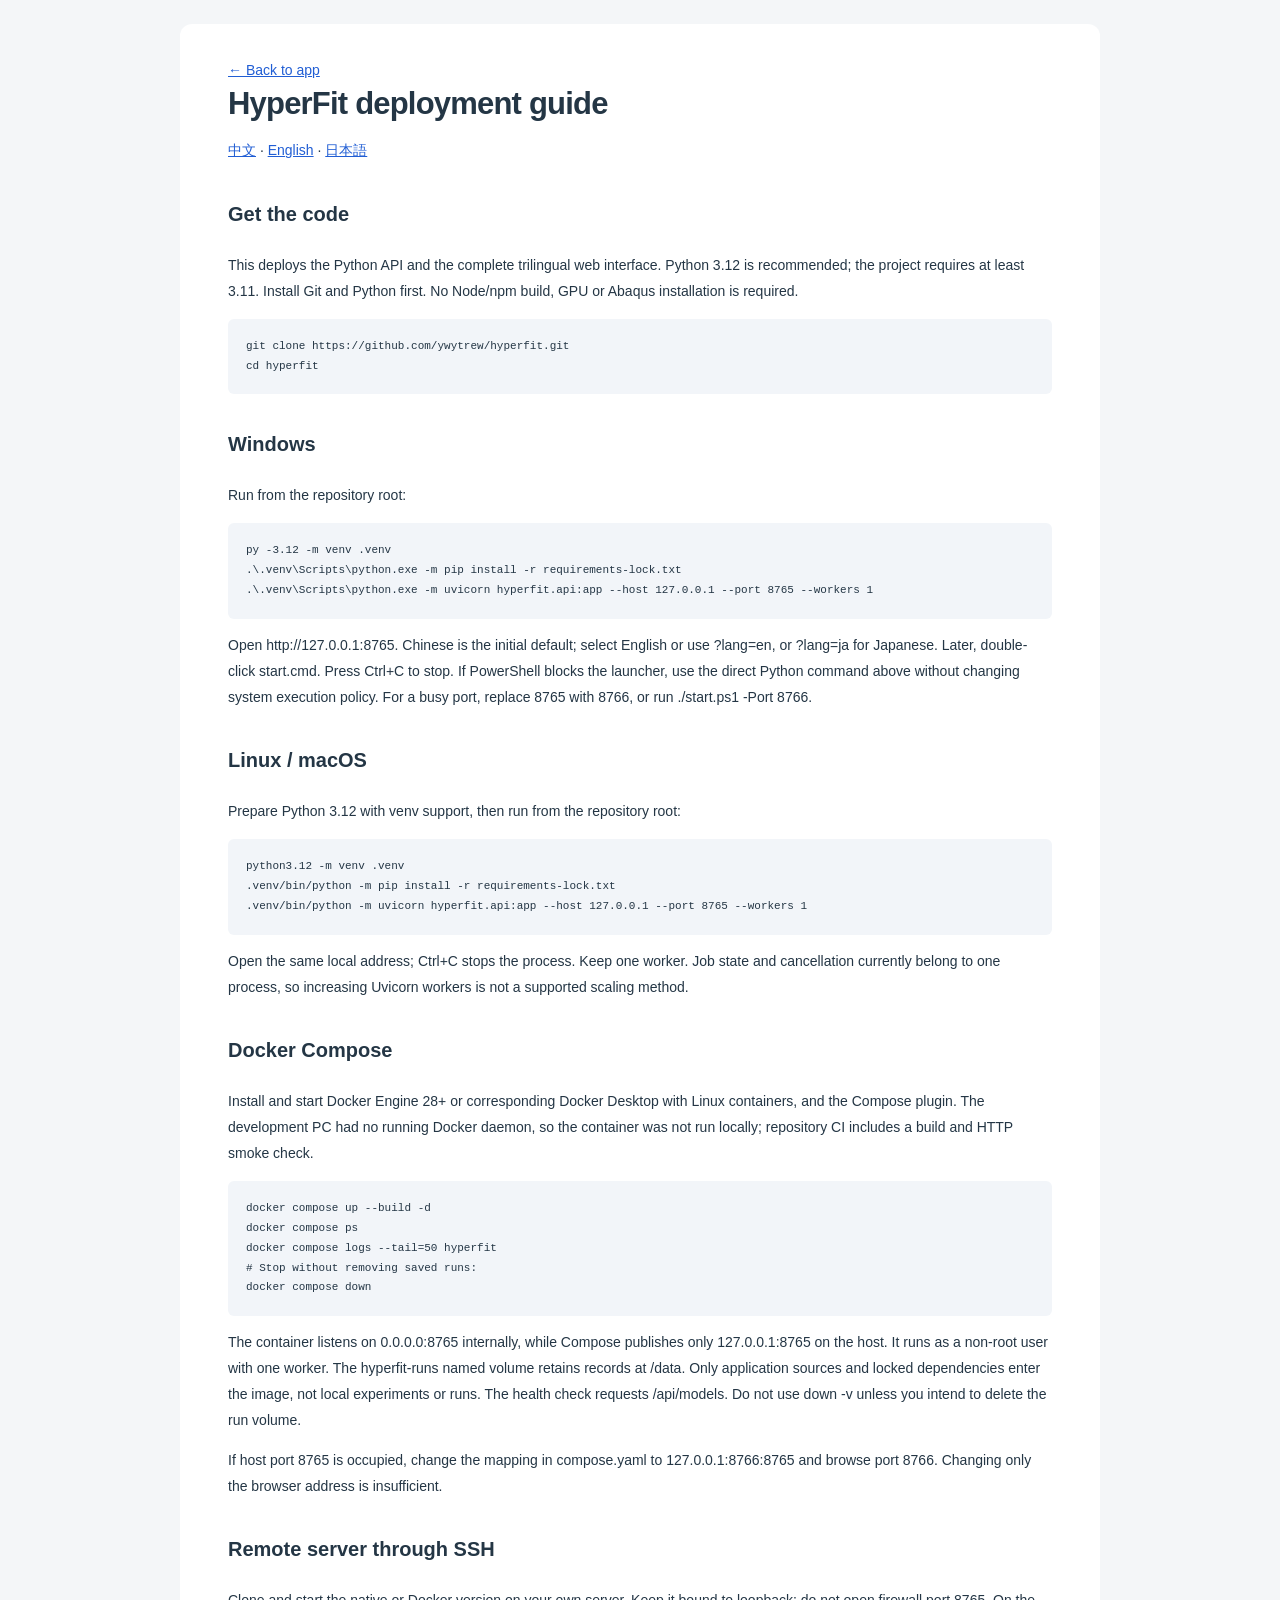
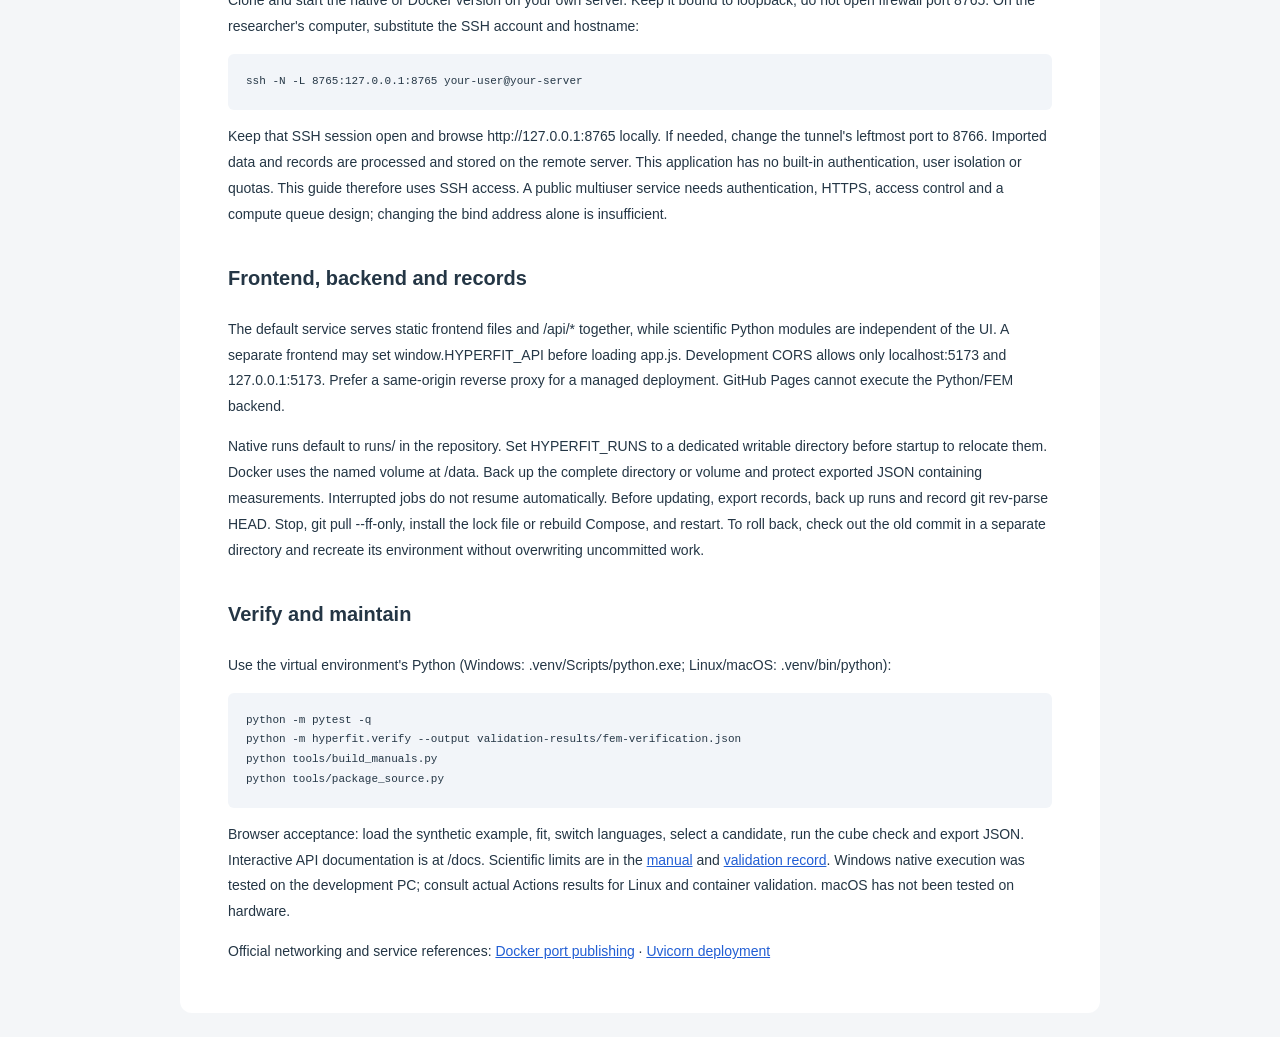
<file: hyperfit/frontend/deployment-en.html>
<!doctype html>
<html lang="en"><head><meta charset="utf-8">
<meta name="viewport" content="width=device-width,initial-scale=1">
<title>HyperFit deployment guide</title><link rel="stylesheet" href="style.css">
<style>.manual {max-width: 920px; line-height: 1.85; background: white; margin: 24px auto; border-radius: 12px;}
.manual h2 {margin-top: 32px; font-size: 20px;} .manual h1 {line-height: 1.3;}
.manual pre {white-space: pre-wrap; overflow-wrap: anywhere; background: #f2f5f9; padding: 18px;}
.manual a {color: #215ed4;} .manual p,.manual li {overflow-wrap: anywhere;}
</style></head><body><main class="manual"><nav><a href="./?lang=en">← Back to app</a></nav>
<h1>HyperFit deployment guide</h1>
<p><a href="deployment-zh.html">中文</a> · <a href="deployment-en.html">English</a> · <a href="deployment-ja.html">日本語</a></p>
<h2>Get the code</h2>
<p>This deploys the Python API and the complete trilingual web interface. Python 3.12 is recommended; the project requires at least 3.11. Install Git and Python first. No Node/npm build, GPU or Abaqus installation is required.</p>
<pre><code>git clone https://github.com/ywytrew/hyperfit.git
cd hyperfit</code></pre>
<h2>Windows</h2>
<p>Run from the repository root:</p>
<pre><code>py -3.12 -m venv .venv
.\.venv\Scripts\python.exe -m pip install -r requirements-lock.txt
.\.venv\Scripts\python.exe -m uvicorn hyperfit.api:app --host 127.0.0.1 --port 8765 --workers 1</code></pre>
<p>Open http://127.0.0.1:8765. Chinese is the initial default; select English or use ?lang=en, or ?lang=ja for Japanese. Later, double-click start.cmd. Press Ctrl+C to stop. If PowerShell blocks the launcher, use the direct Python command above without changing system execution policy. For a busy port, replace 8765 with 8766, or run ./start.ps1 -Port 8766.</p>
<h2>Linux / macOS</h2>
<p>Prepare Python 3.12 with venv support, then run from the repository root:</p>
<pre><code>python3.12 -m venv .venv
.venv/bin/python -m pip install -r requirements-lock.txt
.venv/bin/python -m uvicorn hyperfit.api:app --host 127.0.0.1 --port 8765 --workers 1</code></pre>
<p>Open the same local address; Ctrl+C stops the process. Keep one worker. Job state and cancellation currently belong to one process, so increasing Uvicorn workers is not a supported scaling method.</p>
<h2>Docker Compose</h2>
<p>Install and start Docker Engine 28+ or corresponding Docker Desktop with Linux containers, and the Compose plugin. The development PC had no running Docker daemon, so the container was not run locally; repository CI includes a build and HTTP smoke check.</p>
<pre><code>docker compose up --build -d
docker compose ps
docker compose logs --tail=50 hyperfit
# Stop without removing saved runs:
docker compose down</code></pre>
<p>The container listens on 0.0.0.0:8765 internally, while Compose publishes only 127.0.0.1:8765 on the host. It runs as a non-root user with one worker. The hyperfit-runs named volume retains records at /data. Only application sources and locked dependencies enter the image, not local experiments or runs. The health check requests /api/models. Do not use down -v unless you intend to delete the run volume.</p>
<p>If host port 8765 is occupied, change the mapping in compose.yaml to 127.0.0.1:8766:8765 and browse port 8766. Changing only the browser address is insufficient.</p>
<h2>Remote server through SSH</h2>
<p>Clone and start the native or Docker version on your own server. Keep it bound to loopback; do not open firewall port 8765. On the researcher&#x27;s computer, substitute the SSH account and hostname:</p>
<pre><code>ssh -N -L 8765:127.0.0.1:8765 your-user@your-server</code></pre>
<p>Keep that SSH session open and browse http://127.0.0.1:8765 locally. If needed, change the tunnel&#x27;s leftmost port to 8766. Imported data and records are processed and stored on the remote server. This application has no built-in authentication, user isolation or quotas. This guide therefore uses SSH access. A public multiuser service needs authentication, HTTPS, access control and a compute queue design; changing the bind address alone is insufficient.</p>
<h2>Frontend, backend and records</h2>
<p>The default service serves static frontend files and /api/* together, while scientific Python modules are independent of the UI. A separate frontend may set window.HYPERFIT_API before loading app.js. Development CORS allows only localhost:5173 and 127.0.0.1:5173. Prefer a same-origin reverse proxy for a managed deployment. GitHub Pages cannot execute the Python/FEM backend.</p>
<p>Native runs default to runs/ in the repository. Set HYPERFIT_RUNS to a dedicated writable directory before startup to relocate them. Docker uses the named volume at /data. Back up the complete directory or volume and protect exported JSON containing measurements. Interrupted jobs do not resume automatically. Before updating, export records, back up runs and record git rev-parse HEAD. Stop, git pull --ff-only, install the lock file or rebuild Compose, and restart. To roll back, check out the old commit in a separate directory and recreate its environment without overwriting uncommitted work.</p>
<h2>Verify and maintain</h2>
<p>Use the virtual environment&#x27;s Python (Windows: .venv/Scripts/python.exe; Linux/macOS: .venv/bin/python):</p>
<pre><code>python -m pytest -q
python -m hyperfit.verify --output validation-results/fem-verification.json
python tools/build_manuals.py
python tools/package_source.py</code></pre>
<p>Browser acceptance: load the synthetic example, fit, switch languages, select a candidate, run the cube check and export JSON. Interactive API documentation is at /docs. Scientific limits are in the <a href="manual-en.html">manual</a> and <a href="https://github.com/ywytrew/hyperfit/blob/main/docs/VALIDATION.md">validation record</a>. Windows native execution was tested on the development PC; consult actual Actions results for Linux and container validation. macOS has not been tested on hardware.</p>
<p>Official networking and service references: <a href="https://docs.docker.com/engine/network/port-publishing/">Docker port publishing</a> · <a href="https://uvicorn.dev/deployment/">Uvicorn deployment</a></p>
</main></body></html>
</file>
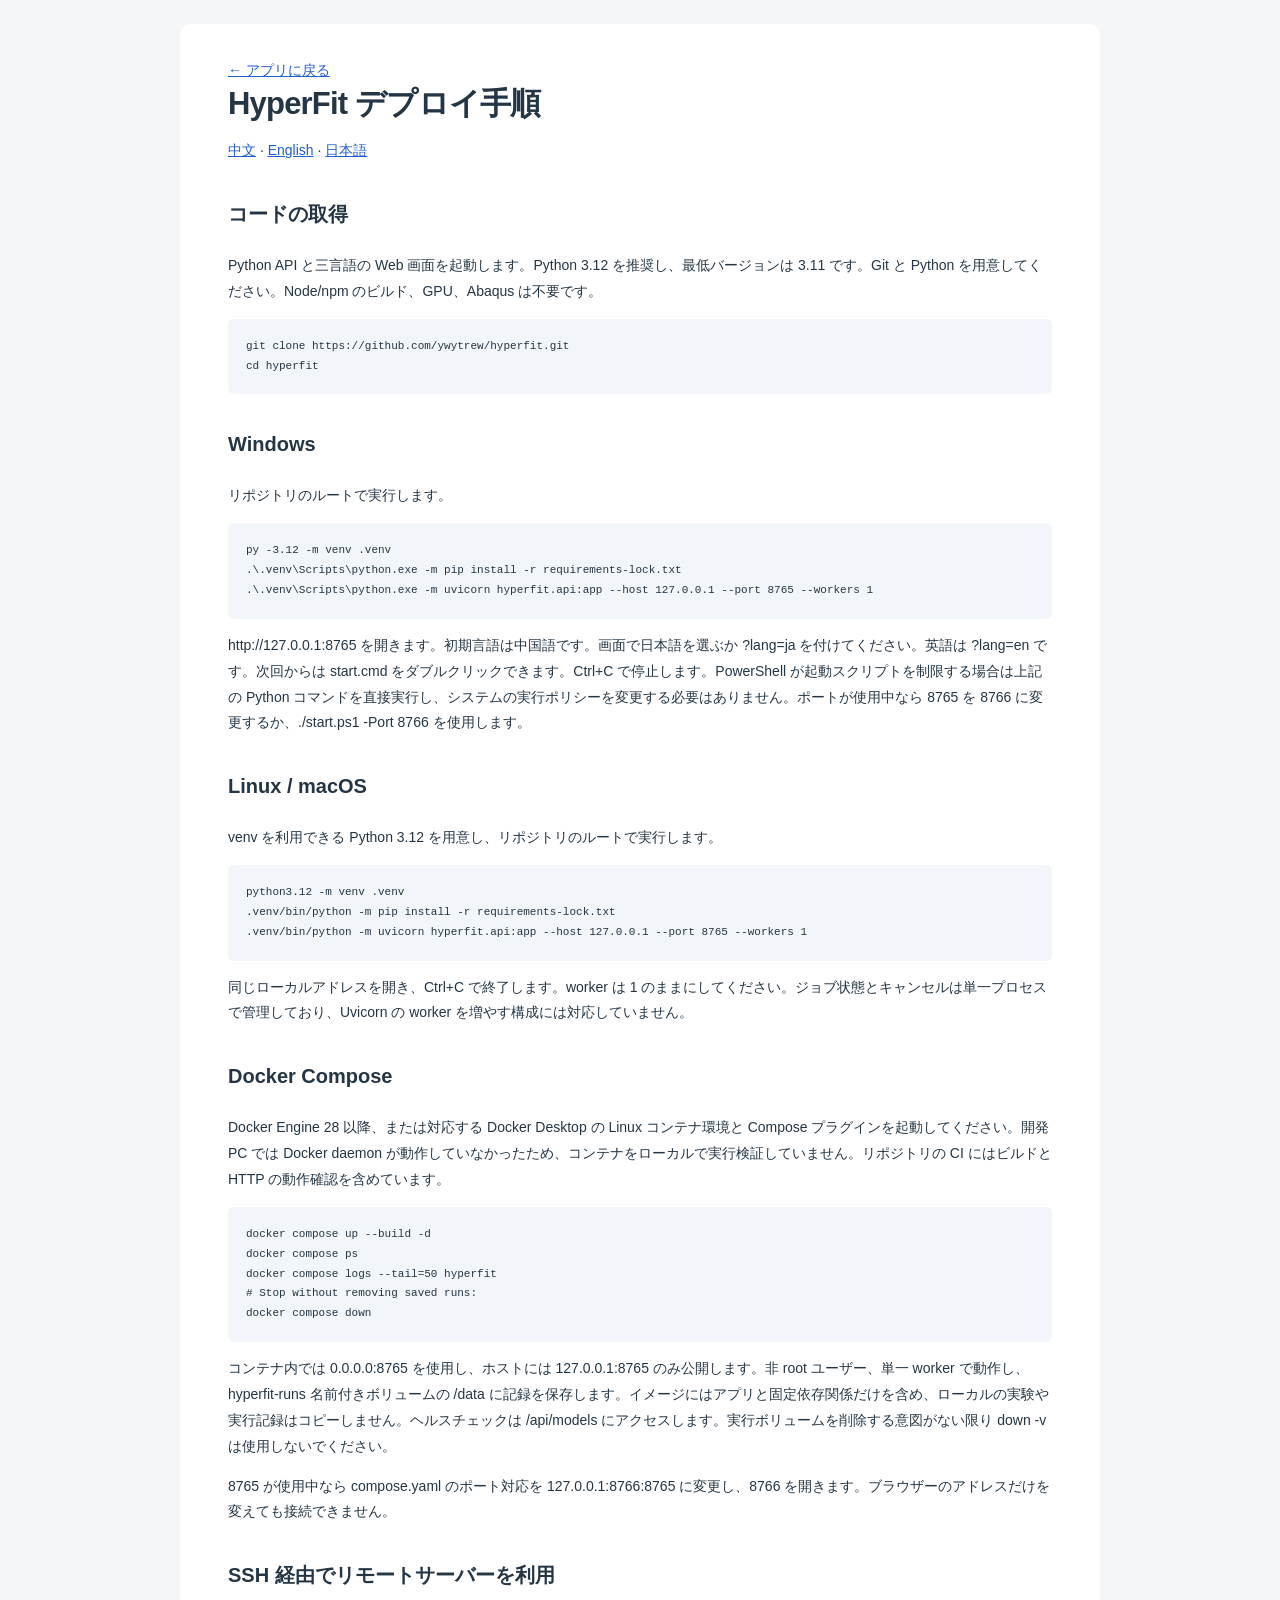
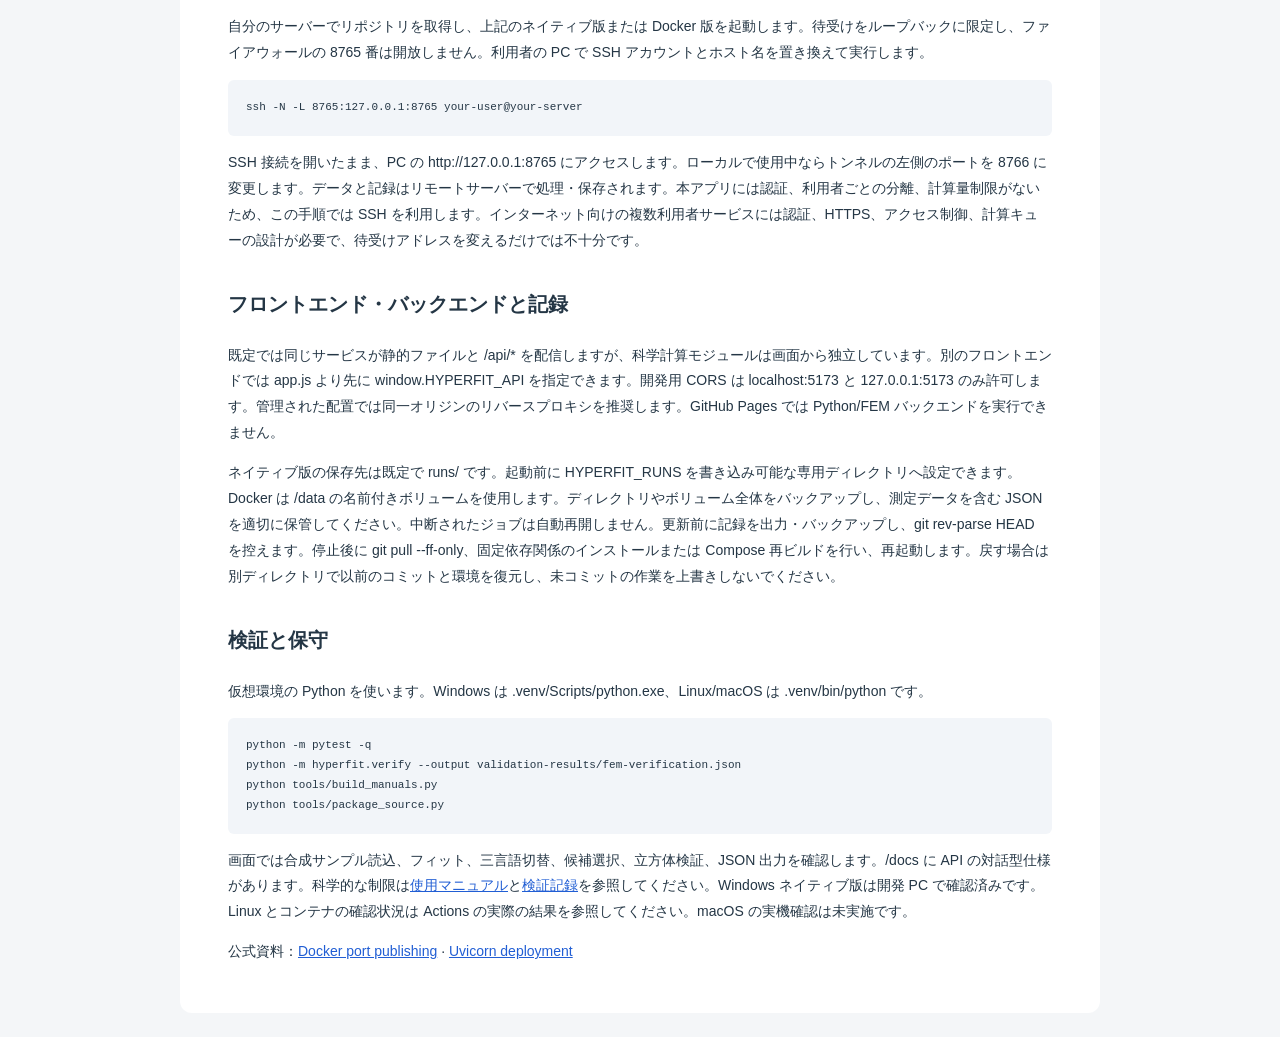
<file: hyperfit/frontend/deployment-ja.html>
<!doctype html>
<html lang="ja"><head><meta charset="utf-8">
<meta name="viewport" content="width=device-width,initial-scale=1">
<title>HyperFit デプロイ手順</title><link rel="stylesheet" href="style.css">
<style>.manual {max-width: 920px; line-height: 1.85; background: white; margin: 24px auto; border-radius: 12px;}
.manual h2 {margin-top: 32px; font-size: 20px;} .manual h1 {line-height: 1.3;}
.manual pre {white-space: pre-wrap; overflow-wrap: anywhere; background: #f2f5f9; padding: 18px;}
.manual a {color: #215ed4;} .manual p,.manual li {overflow-wrap: anywhere;}
</style></head><body><main class="manual"><nav><a href="./?lang=ja">← アプリに戻る</a></nav>
<h1>HyperFit デプロイ手順</h1>
<p><a href="deployment-zh.html">中文</a> · <a href="deployment-en.html">English</a> · <a href="deployment-ja.html">日本語</a></p>
<h2>コードの取得</h2>
<p>Python API と三言語の Web 画面を起動します。Python 3.12 を推奨し、最低バージョンは 3.11 です。Git と Python を用意してください。Node/npm のビルド、GPU、Abaqus は不要です。</p>
<pre><code>git clone https://github.com/ywytrew/hyperfit.git
cd hyperfit</code></pre>
<h2>Windows</h2>
<p>リポジトリのルートで実行します。</p>
<pre><code>py -3.12 -m venv .venv
.\.venv\Scripts\python.exe -m pip install -r requirements-lock.txt
.\.venv\Scripts\python.exe -m uvicorn hyperfit.api:app --host 127.0.0.1 --port 8765 --workers 1</code></pre>
<p>http://127.0.0.1:8765 を開きます。初期言語は中国語です。画面で日本語を選ぶか ?lang=ja を付けてください。英語は ?lang=en です。次回からは start.cmd をダブルクリックできます。Ctrl+C で停止します。PowerShell が起動スクリプトを制限する場合は上記の Python コマンドを直接実行し、システムの実行ポリシーを変更する必要はありません。ポートが使用中なら 8765 を 8766 に変更するか、./start.ps1 -Port 8766 を使用します。</p>
<h2>Linux / macOS</h2>
<p>venv を利用できる Python 3.12 を用意し、リポジトリのルートで実行します。</p>
<pre><code>python3.12 -m venv .venv
.venv/bin/python -m pip install -r requirements-lock.txt
.venv/bin/python -m uvicorn hyperfit.api:app --host 127.0.0.1 --port 8765 --workers 1</code></pre>
<p>同じローカルアドレスを開き、Ctrl+C で終了します。worker は 1 のままにしてください。ジョブ状態とキャンセルは単一プロセスで管理しており、Uvicorn の worker を増やす構成には対応していません。</p>
<h2>Docker Compose</h2>
<p>Docker Engine 28 以降、または対応する Docker Desktop の Linux コンテナ環境と Compose プラグインを起動してください。開発 PC では Docker daemon が動作していなかったため、コンテナをローカルで実行検証していません。リポジトリの CI にはビルドと HTTP の動作確認を含めています。</p>
<pre><code>docker compose up --build -d
docker compose ps
docker compose logs --tail=50 hyperfit
# Stop without removing saved runs:
docker compose down</code></pre>
<p>コンテナ内では 0.0.0.0:8765 を使用し、ホストには 127.0.0.1:8765 のみ公開します。非 root ユーザー、単一 worker で動作し、hyperfit-runs 名前付きボリュームの /data に記録を保存します。イメージにはアプリと固定依存関係だけを含め、ローカルの実験や実行記録はコピーしません。ヘルスチェックは /api/models にアクセスします。実行ボリュームを削除する意図がない限り down -v は使用しないでください。</p>
<p>8765 が使用中なら compose.yaml のポート対応を 127.0.0.1:8766:8765 に変更し、8766 を開きます。ブラウザーのアドレスだけを変えても接続できません。</p>
<h2>SSH 経由でリモートサーバーを利用</h2>
<p>自分のサーバーでリポジトリを取得し、上記のネイティブ版または Docker 版を起動します。待受けをループバックに限定し、ファイアウォールの 8765 番は開放しません。利用者の PC で SSH アカウントとホスト名を置き換えて実行します。</p>
<pre><code>ssh -N -L 8765:127.0.0.1:8765 your-user@your-server</code></pre>
<p>SSH 接続を開いたまま、PC の http://127.0.0.1:8765 にアクセスします。ローカルで使用中ならトンネルの左側のポートを 8766 に変更します。データと記録はリモートサーバーで処理・保存されます。本アプリには認証、利用者ごとの分離、計算量制限がないため、この手順では SSH を利用します。インターネット向けの複数利用者サービスには認証、HTTPS、アクセス制御、計算キューの設計が必要で、待受けアドレスを変えるだけでは不十分です。</p>
<h2>フロントエンド・バックエンドと記録</h2>
<p>既定では同じサービスが静的ファイルと /api/* を配信しますが、科学計算モジュールは画面から独立しています。別のフロントエンドでは app.js より先に window.HYPERFIT_API を指定できます。開発用 CORS は localhost:5173 と 127.0.0.1:5173 のみ許可します。管理された配置では同一オリジンのリバースプロキシを推奨します。GitHub Pages では Python/FEM バックエンドを実行できません。</p>
<p>ネイティブ版の保存先は既定で runs/ です。起動前に HYPERFIT_RUNS を書き込み可能な専用ディレクトリへ設定できます。Docker は /data の名前付きボリュームを使用します。ディレクトリやボリューム全体をバックアップし、測定データを含む JSON を適切に保管してください。中断されたジョブは自動再開しません。更新前に記録を出力・バックアップし、git rev-parse HEAD を控えます。停止後に git pull --ff-only、固定依存関係のインストールまたは Compose 再ビルドを行い、再起動します。戻す場合は別ディレクトリで以前のコミットと環境を復元し、未コミットの作業を上書きしないでください。</p>
<h2>検証と保守</h2>
<p>仮想環境の Python を使います。Windows は .venv/Scripts/python.exe、Linux/macOS は .venv/bin/python です。</p>
<pre><code>python -m pytest -q
python -m hyperfit.verify --output validation-results/fem-verification.json
python tools/build_manuals.py
python tools/package_source.py</code></pre>
<p>画面では合成サンプル読込、フィット、三言語切替、候補選択、立方体検証、JSON 出力を確認します。/docs に API の対話型仕様があります。科学的な制限は<a href="manual-ja.html">使用マニュアル</a>と<a href="https://github.com/ywytrew/hyperfit/blob/main/docs/VALIDATION.md">検証記録</a>を参照してください。Windows ネイティブ版は開発 PC で確認済みです。Linux とコンテナの確認状況は Actions の実際の結果を参照してください。macOS の実機確認は未実施です。</p>
<p>公式資料：<a href="https://docs.docker.com/engine/network/port-publishing/">Docker port publishing</a> · <a href="https://uvicorn.dev/deployment/">Uvicorn deployment</a></p>
</main></body></html>
</file>
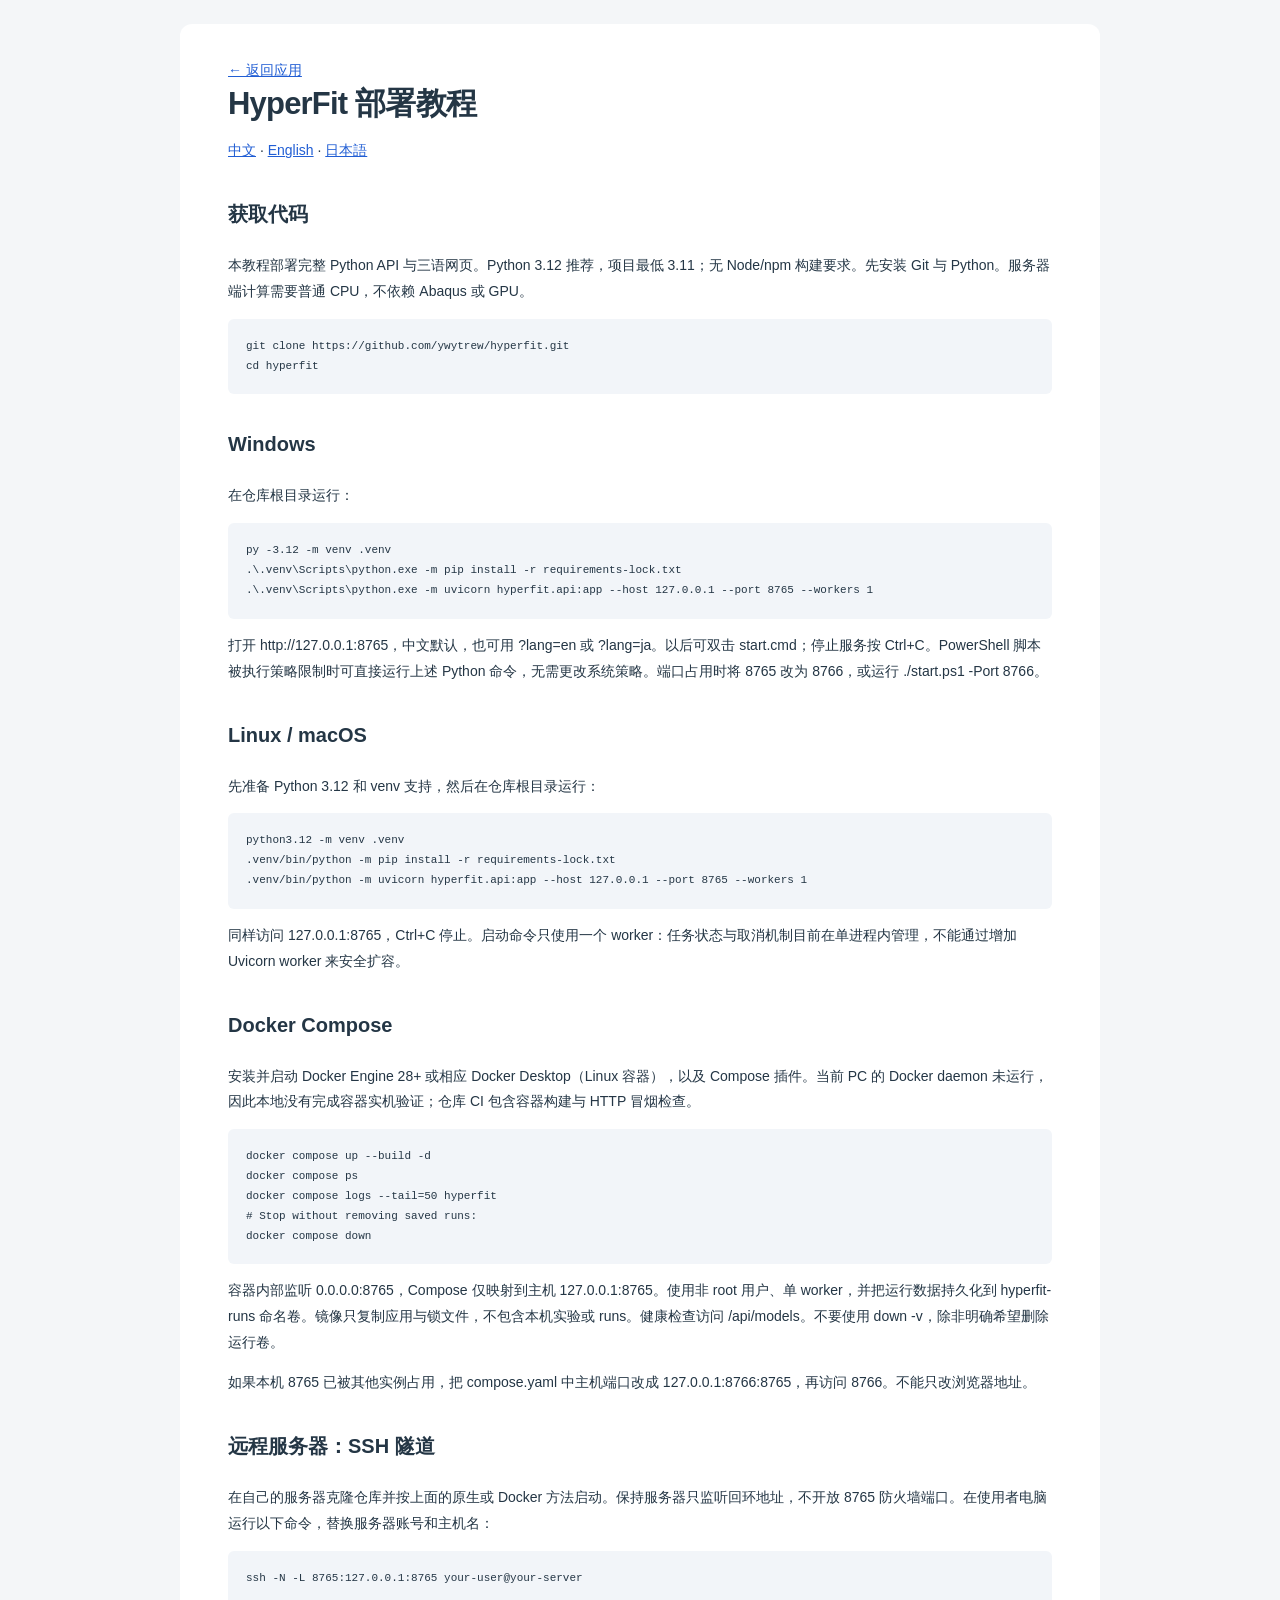
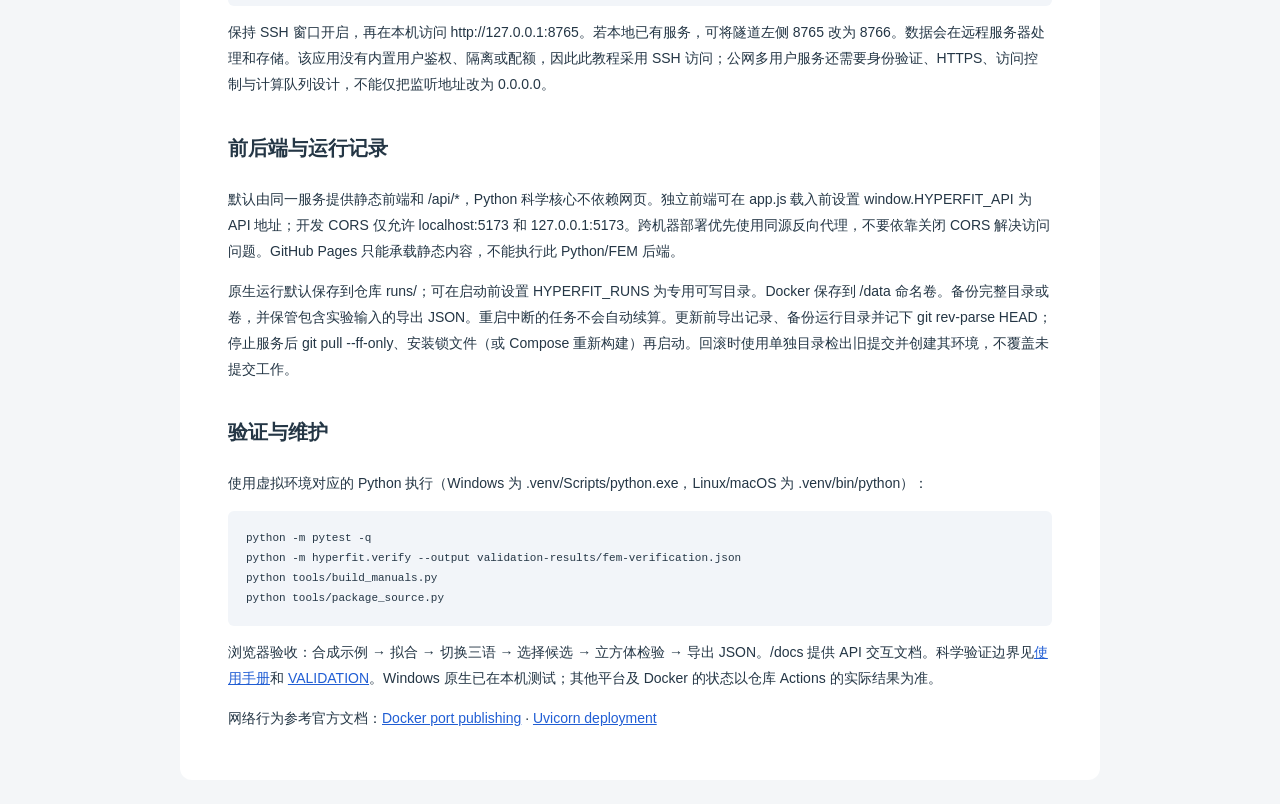
<file: hyperfit/frontend/deployment-zh.html>
<!doctype html>
<html lang="zh-CN"><head><meta charset="utf-8">
<meta name="viewport" content="width=device-width,initial-scale=1">
<title>HyperFit 部署教程</title><link rel="stylesheet" href="style.css">
<style>.manual {max-width: 920px; line-height: 1.85; background: white; margin: 24px auto; border-radius: 12px;}
.manual h2 {margin-top: 32px; font-size: 20px;} .manual h1 {line-height: 1.3;}
.manual pre {white-space: pre-wrap; overflow-wrap: anywhere; background: #f2f5f9; padding: 18px;}
.manual a {color: #215ed4;} .manual p,.manual li {overflow-wrap: anywhere;}
</style></head><body><main class="manual"><nav><a href="./?lang=zh">← 返回应用</a></nav>
<h1>HyperFit 部署教程</h1>
<p><a href="deployment-zh.html">中文</a> · <a href="deployment-en.html">English</a> · <a href="deployment-ja.html">日本語</a></p>
<h2>获取代码</h2>
<p>本教程部署完整 Python API 与三语网页。Python 3.12 推荐，项目最低 3.11；无 Node/npm 构建要求。先安装 Git 与 Python。服务器端计算需要普通 CPU，不依赖 Abaqus 或 GPU。</p>
<pre><code>git clone https://github.com/ywytrew/hyperfit.git
cd hyperfit</code></pre>
<h2>Windows</h2>
<p>在仓库根目录运行：</p>
<pre><code>py -3.12 -m venv .venv
.\.venv\Scripts\python.exe -m pip install -r requirements-lock.txt
.\.venv\Scripts\python.exe -m uvicorn hyperfit.api:app --host 127.0.0.1 --port 8765 --workers 1</code></pre>
<p>打开 http://127.0.0.1:8765，中文默认，也可用 ?lang=en 或 ?lang=ja。以后可双击 start.cmd；停止服务按 Ctrl+C。PowerShell 脚本被执行策略限制时可直接运行上述 Python 命令，无需更改系统策略。端口占用时将 8765 改为 8766，或运行 ./start.ps1 -Port 8766。</p>
<h2>Linux / macOS</h2>
<p>先准备 Python 3.12 和 venv 支持，然后在仓库根目录运行：</p>
<pre><code>python3.12 -m venv .venv
.venv/bin/python -m pip install -r requirements-lock.txt
.venv/bin/python -m uvicorn hyperfit.api:app --host 127.0.0.1 --port 8765 --workers 1</code></pre>
<p>同样访问 127.0.0.1:8765，Ctrl+C 停止。启动命令只使用一个 worker：任务状态与取消机制目前在单进程内管理，不能通过增加 Uvicorn worker 来安全扩容。</p>
<h2>Docker Compose</h2>
<p>安装并启动 Docker Engine 28+ 或相应 Docker Desktop（Linux 容器），以及 Compose 插件。当前 PC 的 Docker daemon 未运行，因此本地没有完成容器实机验证；仓库 CI 包含容器构建与 HTTP 冒烟检查。</p>
<pre><code>docker compose up --build -d
docker compose ps
docker compose logs --tail=50 hyperfit
# Stop without removing saved runs:
docker compose down</code></pre>
<p>容器内部监听 0.0.0.0:8765，Compose 仅映射到主机 127.0.0.1:8765。使用非 root 用户、单 worker，并把运行数据持久化到 hyperfit-runs 命名卷。镜像只复制应用与锁文件，不包含本机实验或 runs。健康检查访问 /api/models。不要使用 down -v，除非明确希望删除运行卷。</p>
<p>如果本机 8765 已被其他实例占用，把 compose.yaml 中主机端口改成 127.0.0.1:8766:8765，再访问 8766。不能只改浏览器地址。</p>
<h2>远程服务器：SSH 隧道</h2>
<p>在自己的服务器克隆仓库并按上面的原生或 Docker 方法启动。保持服务器只监听回环地址，不开放 8765 防火墙端口。在使用者电脑运行以下命令，替换服务器账号和主机名：</p>
<pre><code>ssh -N -L 8765:127.0.0.1:8765 your-user@your-server</code></pre>
<p>保持 SSH 窗口开启，再在本机访问 http://127.0.0.1:8765。若本地已有服务，可将隧道左侧 8765 改为 8766。数据会在远程服务器处理和存储。该应用没有内置用户鉴权、隔离或配额，因此此教程采用 SSH 访问；公网多用户服务还需要身份验证、HTTPS、访问控制与计算队列设计，不能仅把监听地址改为 0.0.0.0。</p>
<h2>前后端与运行记录</h2>
<p>默认由同一服务提供静态前端和 /api/*，Python 科学核心不依赖网页。独立前端可在 app.js 载入前设置 window.HYPERFIT_API 为 API 地址；开发 CORS 仅允许 localhost:5173 和 127.0.0.1:5173。跨机器部署优先使用同源反向代理，不要依靠关闭 CORS 解决访问问题。GitHub Pages 只能承载静态内容，不能执行此 Python/FEM 后端。</p>
<p>原生运行默认保存到仓库 runs/；可在启动前设置 HYPERFIT_RUNS 为专用可写目录。Docker 保存到 /data 命名卷。备份完整目录或卷，并保管包含实验输入的导出 JSON。重启中断的任务不会自动续算。更新前导出记录、备份运行目录并记下 git rev-parse HEAD；停止服务后 git pull --ff-only、安装锁文件（或 Compose 重新构建）再启动。回滚时使用单独目录检出旧提交并创建其环境，不覆盖未提交工作。</p>
<h2>验证与维护</h2>
<p>使用虚拟环境对应的 Python 执行（Windows 为 .venv/Scripts/python.exe，Linux/macOS 为 .venv/bin/python）：</p>
<pre><code>python -m pytest -q
python -m hyperfit.verify --output validation-results/fem-verification.json
python tools/build_manuals.py
python tools/package_source.py</code></pre>
<p>浏览器验收：合成示例 → 拟合 → 切换三语 → 选择候选 → 立方体检验 → 导出 JSON。/docs 提供 API 交互文档。科学验证边界见<a href="manual-zh.html">使用手册</a>和 <a href="https://github.com/ywytrew/hyperfit/blob/main/docs/VALIDATION.md">VALIDATION</a>。Windows 原生已在本机测试；其他平台及 Docker 的状态以仓库 Actions 的实际结果为准。</p>
<p>网络行为参考官方文档：<a href="https://docs.docker.com/engine/network/port-publishing/">Docker port publishing</a> · <a href="https://uvicorn.dev/deployment/">Uvicorn deployment</a></p>
</main></body></html>
</file>
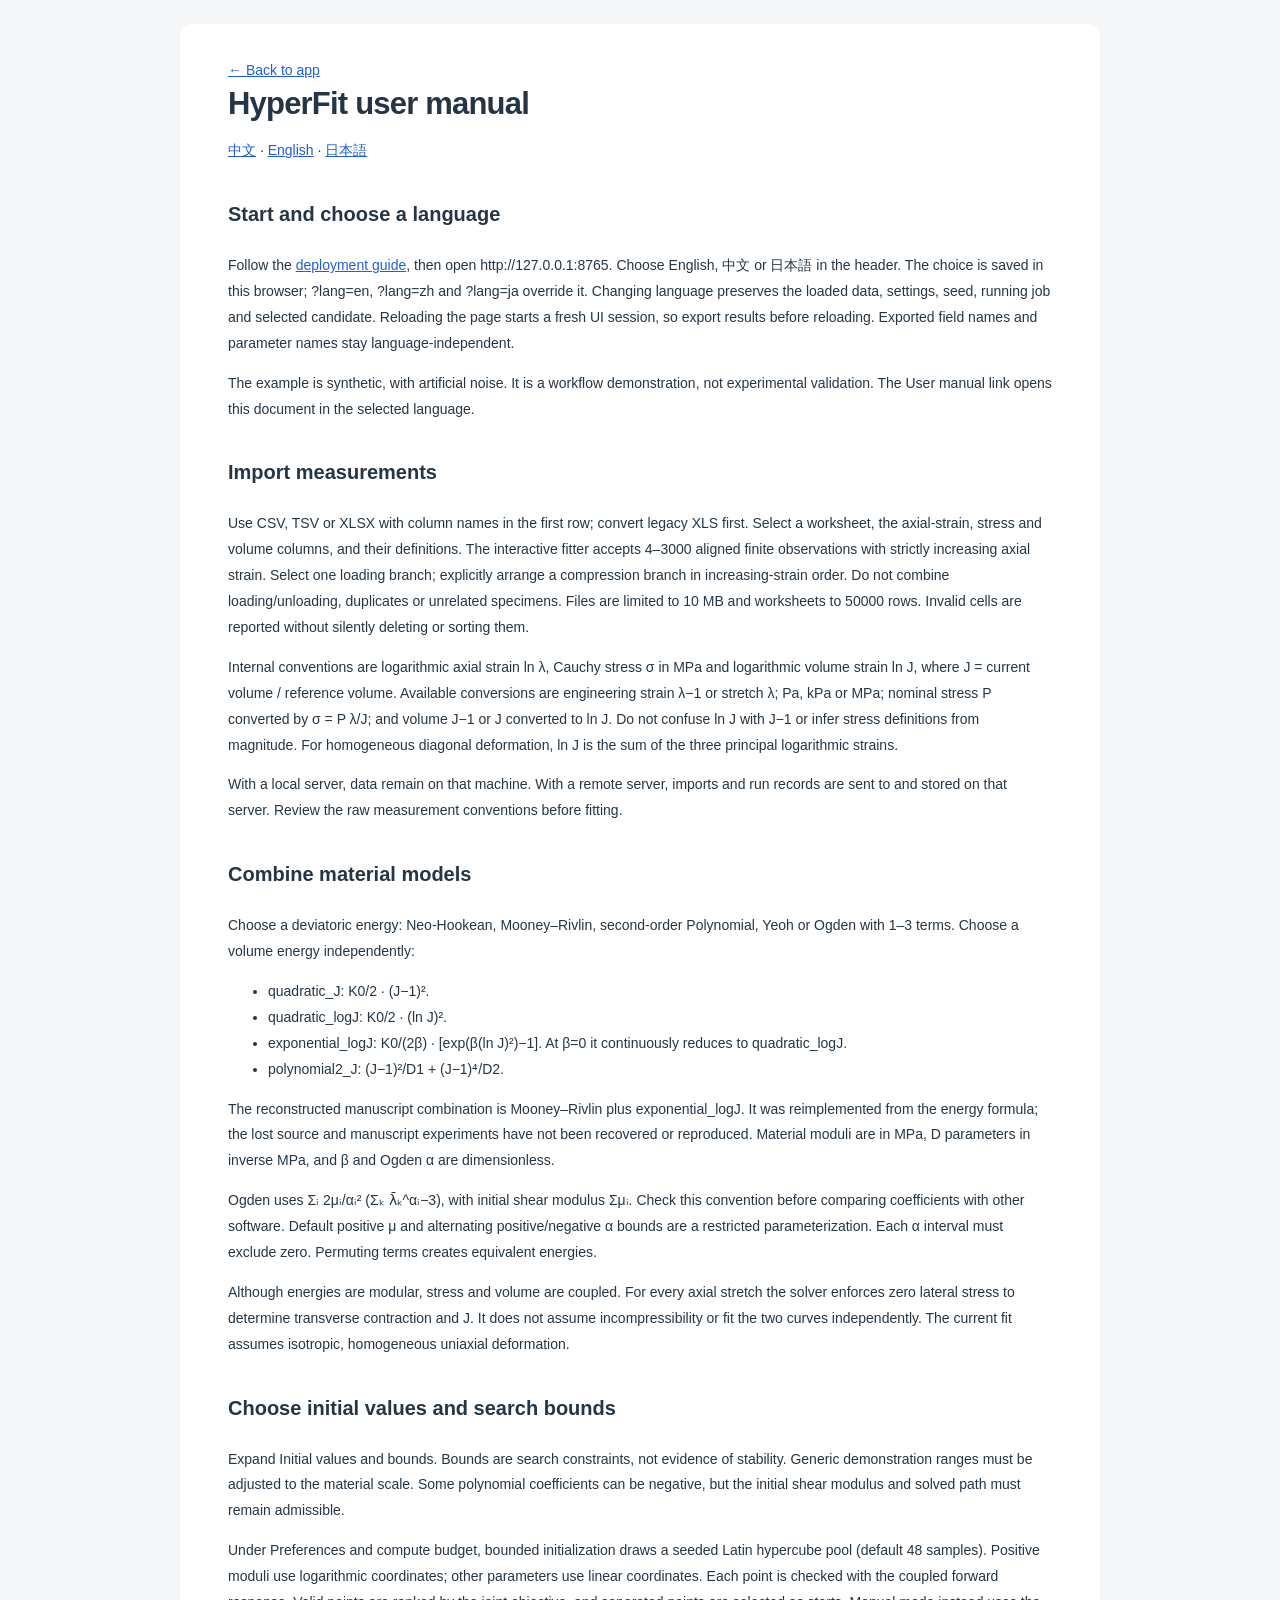
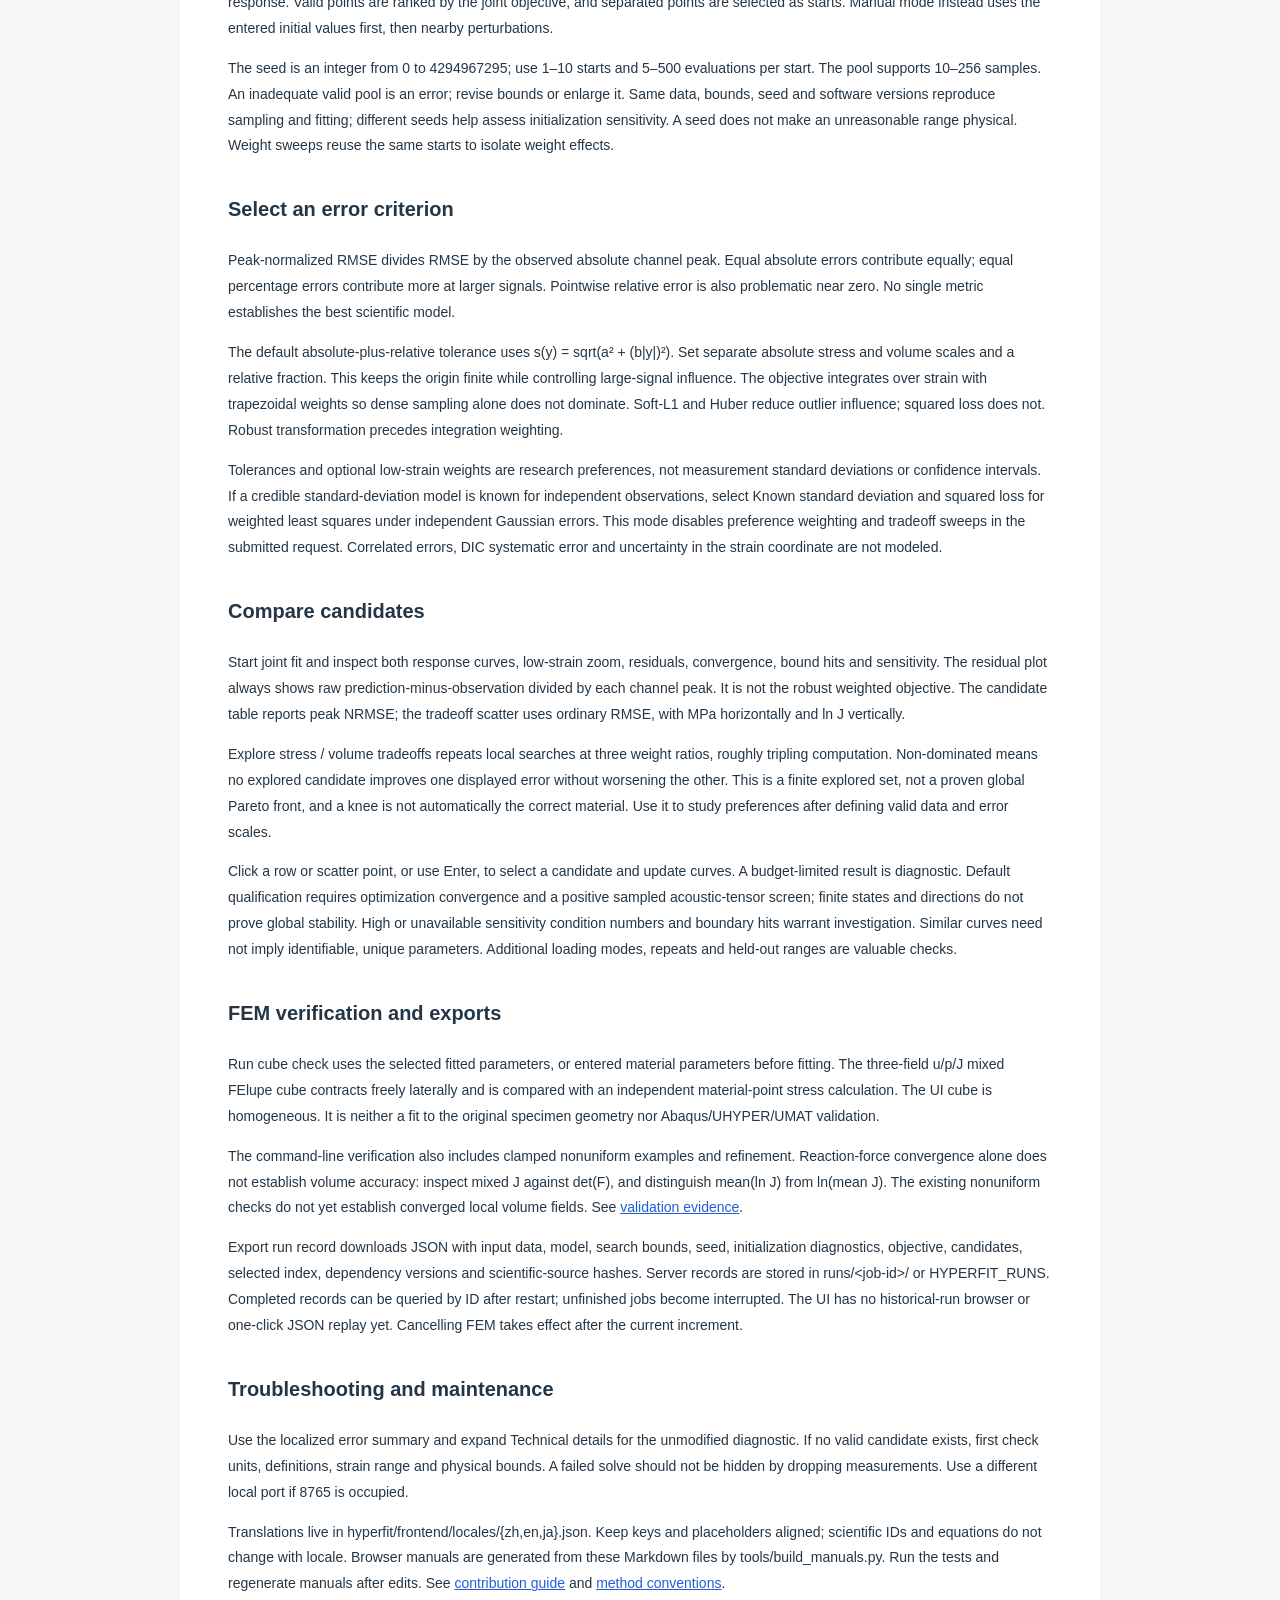
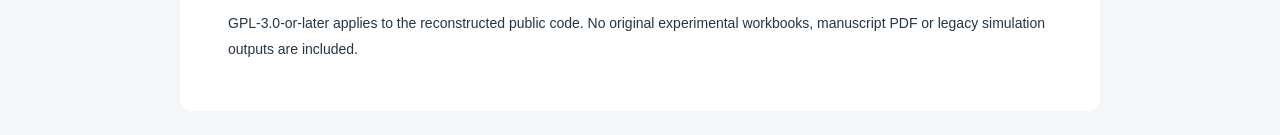
<file: hyperfit/frontend/manual-en.html>
<!doctype html>
<html lang="en"><head><meta charset="utf-8">
<meta name="viewport" content="width=device-width,initial-scale=1">
<title>HyperFit user manual</title><link rel="stylesheet" href="style.css">
<style>.manual {max-width: 920px; line-height: 1.85; background: white; margin: 24px auto; border-radius: 12px;}
.manual h2 {margin-top: 32px; font-size: 20px;} .manual h1 {line-height: 1.3;}
.manual pre {white-space: pre-wrap; overflow-wrap: anywhere; background: #f2f5f9; padding: 18px;}
.manual a {color: #215ed4;} .manual p,.manual li {overflow-wrap: anywhere;}
</style></head><body><main class="manual"><nav><a href="./?lang=en">← Back to app</a></nav>
<h1>HyperFit user manual</h1>
<p><a href="manual-zh.html">中文</a> · <a href="manual-en.html">English</a> · <a href="manual-ja.html">日本語</a></p>
<h2>Start and choose a language</h2>
<p>Follow the <a href="deployment-en.html">deployment guide</a>, then open http://127.0.0.1:8765. Choose English, 中文 or 日本語 in the header. The choice is saved in this browser; ?lang=en, ?lang=zh and ?lang=ja override it. Changing language preserves the loaded data, settings, seed, running job and selected candidate. Reloading the page starts a fresh UI session, so export results before reloading. Exported field names and parameter names stay language-independent.</p>
<p>The example is synthetic, with artificial noise. It is a workflow demonstration, not experimental validation. The User manual link opens this document in the selected language.</p>
<h2>Import measurements</h2>
<p>Use CSV, TSV or XLSX with column names in the first row; convert legacy XLS first. Select a worksheet, the axial-strain, stress and volume columns, and their definitions. The interactive fitter accepts 4–3000 aligned finite observations with strictly increasing axial strain. Select one loading branch; explicitly arrange a compression branch in increasing-strain order. Do not combine loading/unloading, duplicates or unrelated specimens. Files are limited to 10 MB and worksheets to 50000 rows. Invalid cells are reported without silently deleting or sorting them.</p>
<p>Internal conventions are logarithmic axial strain ln λ, Cauchy stress σ in MPa and logarithmic volume strain ln J, where J = current volume / reference volume. Available conversions are engineering strain λ−1 or stretch λ; Pa, kPa or MPa; nominal stress P converted by σ = P λ/J; and volume J−1 or J converted to ln J. Do not confuse ln J with J−1 or infer stress definitions from magnitude. For homogeneous diagonal deformation, ln J is the sum of the three principal logarithmic strains.</p>
<p>With a local server, data remain on that machine. With a remote server, imports and run records are sent to and stored on that server. Review the raw measurement conventions before fitting.</p>
<h2>Combine material models</h2>
<p>Choose a deviatoric energy: Neo-Hookean, Mooney–Rivlin, second-order Polynomial, Yeoh or Ogden with 1–3 terms. Choose a volume energy independently:</p>
<ul>
<li>quadratic_J: K0/2 · (J−1)².</li>
<li>quadratic_logJ: K0/2 · (ln J)².</li>
<li>exponential_logJ: K0/(2β) · [exp(β(ln J)²)−1]. At β=0 it continuously reduces to quadratic_logJ.</li>
<li>polynomial2_J: (J−1)²/D1 + (J−1)⁴/D2.</li>
</ul>
<p>The reconstructed manuscript combination is Mooney–Rivlin plus exponential_logJ. It was reimplemented from the energy formula; the lost source and manuscript experiments have not been recovered or reproduced. Material moduli are in MPa, D parameters in inverse MPa, and β and Ogden α are dimensionless.</p>
<p>Ogden uses Σᵢ 2μᵢ/αᵢ² (Σₖ λ̄ₖ^αᵢ−3), with initial shear modulus Σμᵢ. Check this convention before comparing coefficients with other software. Default positive μ and alternating positive/negative α bounds are a restricted parameterization. Each α interval must exclude zero. Permuting terms creates equivalent energies.</p>
<p>Although energies are modular, stress and volume are coupled. For every axial stretch the solver enforces zero lateral stress to determine transverse contraction and J. It does not assume incompressibility or fit the two curves independently. The current fit assumes isotropic, homogeneous uniaxial deformation.</p>
<h2>Choose initial values and search bounds</h2>
<p>Expand Initial values and bounds. Bounds are search constraints, not evidence of stability. Generic demonstration ranges must be adjusted to the material scale. Some polynomial coefficients can be negative, but the initial shear modulus and solved path must remain admissible.</p>
<p>Under Preferences and compute budget, bounded initialization draws a seeded Latin hypercube pool (default 48 samples). Positive moduli use logarithmic coordinates; other parameters use linear coordinates. Each point is checked with the coupled forward response. Valid points are ranked by the joint objective, and separated points are selected as starts. Manual mode instead uses the entered initial values first, then nearby perturbations.</p>
<p>The seed is an integer from 0 to 4294967295; use 1–10 starts and 5–500 evaluations per start. The pool supports 10–256 samples. An inadequate valid pool is an error; revise bounds or enlarge it. Same data, bounds, seed and software versions reproduce sampling and fitting; different seeds help assess initialization sensitivity. A seed does not make an unreasonable range physical. Weight sweeps reuse the same starts to isolate weight effects.</p>
<h2>Select an error criterion</h2>
<p>Peak-normalized RMSE divides RMSE by the observed absolute channel peak. Equal absolute errors contribute equally; equal percentage errors contribute more at larger signals. Pointwise relative error is also problematic near zero. No single metric establishes the best scientific model.</p>
<p>The default absolute-plus-relative tolerance uses s(y) = sqrt(a² + (b|y|)²). Set separate absolute stress and volume scales and a relative fraction. This keeps the origin finite while controlling large-signal influence. The objective integrates over strain with trapezoidal weights so dense sampling alone does not dominate. Soft-L1 and Huber reduce outlier influence; squared loss does not. Robust transformation precedes integration weighting.</p>
<p>Tolerances and optional low-strain weights are research preferences, not measurement standard deviations or confidence intervals. If a credible standard-deviation model is known for independent observations, select Known standard deviation and squared loss for weighted least squares under independent Gaussian errors. This mode disables preference weighting and tradeoff sweeps in the submitted request. Correlated errors, DIC systematic error and uncertainty in the strain coordinate are not modeled.</p>
<h2>Compare candidates</h2>
<p>Start joint fit and inspect both response curves, low-strain zoom, residuals, convergence, bound hits and sensitivity. The residual plot always shows raw prediction-minus-observation divided by each channel peak. It is not the robust weighted objective. The candidate table reports peak NRMSE; the tradeoff scatter uses ordinary RMSE, with MPa horizontally and ln J vertically.</p>
<p>Explore stress / volume tradeoffs repeats local searches at three weight ratios, roughly tripling computation. Non-dominated means no explored candidate improves one displayed error without worsening the other. This is a finite explored set, not a proven global Pareto front, and a knee is not automatically the correct material. Use it to study preferences after defining valid data and error scales.</p>
<p>Click a row or scatter point, or use Enter, to select a candidate and update curves. A budget-limited result is diagnostic. Default qualification requires optimization convergence and a positive sampled acoustic-tensor screen; finite states and directions do not prove global stability. High or unavailable sensitivity condition numbers and boundary hits warrant investigation. Similar curves need not imply identifiable, unique parameters. Additional loading modes, repeats and held-out ranges are valuable checks.</p>
<h2>FEM verification and exports</h2>
<p>Run cube check uses the selected fitted parameters, or entered material parameters before fitting. The three-field u/p/J mixed FElupe cube contracts freely laterally and is compared with an independent material-point stress calculation. The UI cube is homogeneous. It is neither a fit to the original specimen geometry nor Abaqus/UHYPER/UMAT validation.</p>
<p>The command-line verification also includes clamped nonuniform examples and refinement. Reaction-force convergence alone does not establish volume accuracy: inspect mixed J against det(F), and distinguish mean(ln J) from ln(mean J). The existing nonuniform checks do not yet establish converged local volume fields. See <a href="https://github.com/ywytrew/hyperfit/blob/main/docs/VALIDATION.md">validation evidence</a>.</p>
<p>Export run record downloads JSON with input data, model, search bounds, seed, initialization diagnostics, objective, candidates, selected index, dependency versions and scientific-source hashes. Server records are stored in runs/&lt;job-id&gt;/ or HYPERFIT_RUNS. Completed records can be queried by ID after restart; unfinished jobs become interrupted. The UI has no historical-run browser or one-click JSON replay yet. Cancelling FEM takes effect after the current increment.</p>
<h2>Troubleshooting and maintenance</h2>
<p>Use the localized error summary and expand Technical details for the unmodified diagnostic. If no valid candidate exists, first check units, definitions, strain range and physical bounds. A failed solve should not be hidden by dropping measurements. Use a different local port if 8765 is occupied.</p>
<p>Translations live in hyperfit/frontend/locales/{zh,en,ja}.json. Keep keys and placeholders aligned; scientific IDs and equations do not change with locale. Browser manuals are generated from these Markdown files by tools/build_manuals.py. Run the tests and regenerate manuals after edits. See <a href="https://github.com/ywytrew/hyperfit/blob/main/docs/CONTRIBUTING.md">contribution guide</a> and <a href="https://github.com/ywytrew/hyperfit/blob/main/docs/methods.md">method conventions</a>.</p>
<p>GPL-3.0-or-later applies to the reconstructed public code. No original experimental workbooks, manuscript PDF or legacy simulation outputs are included.</p>
</main></body></html>
</file>
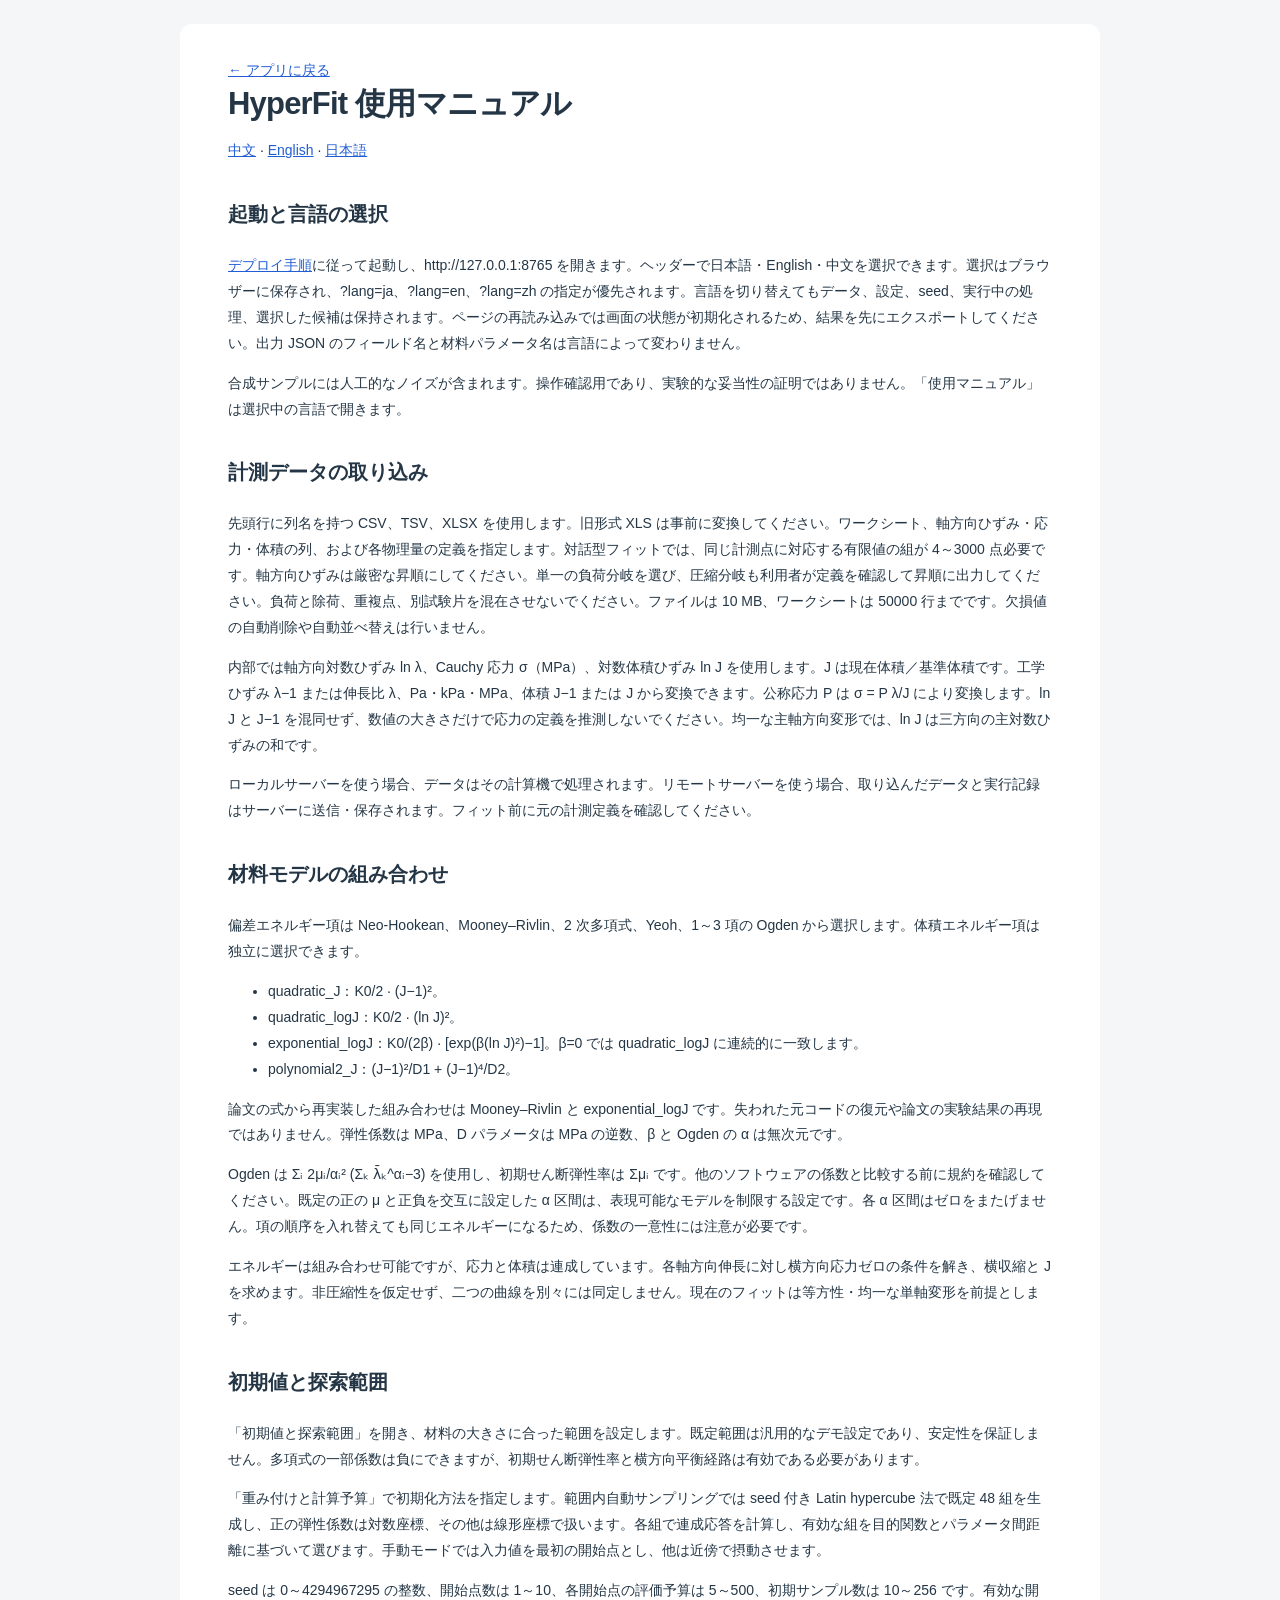
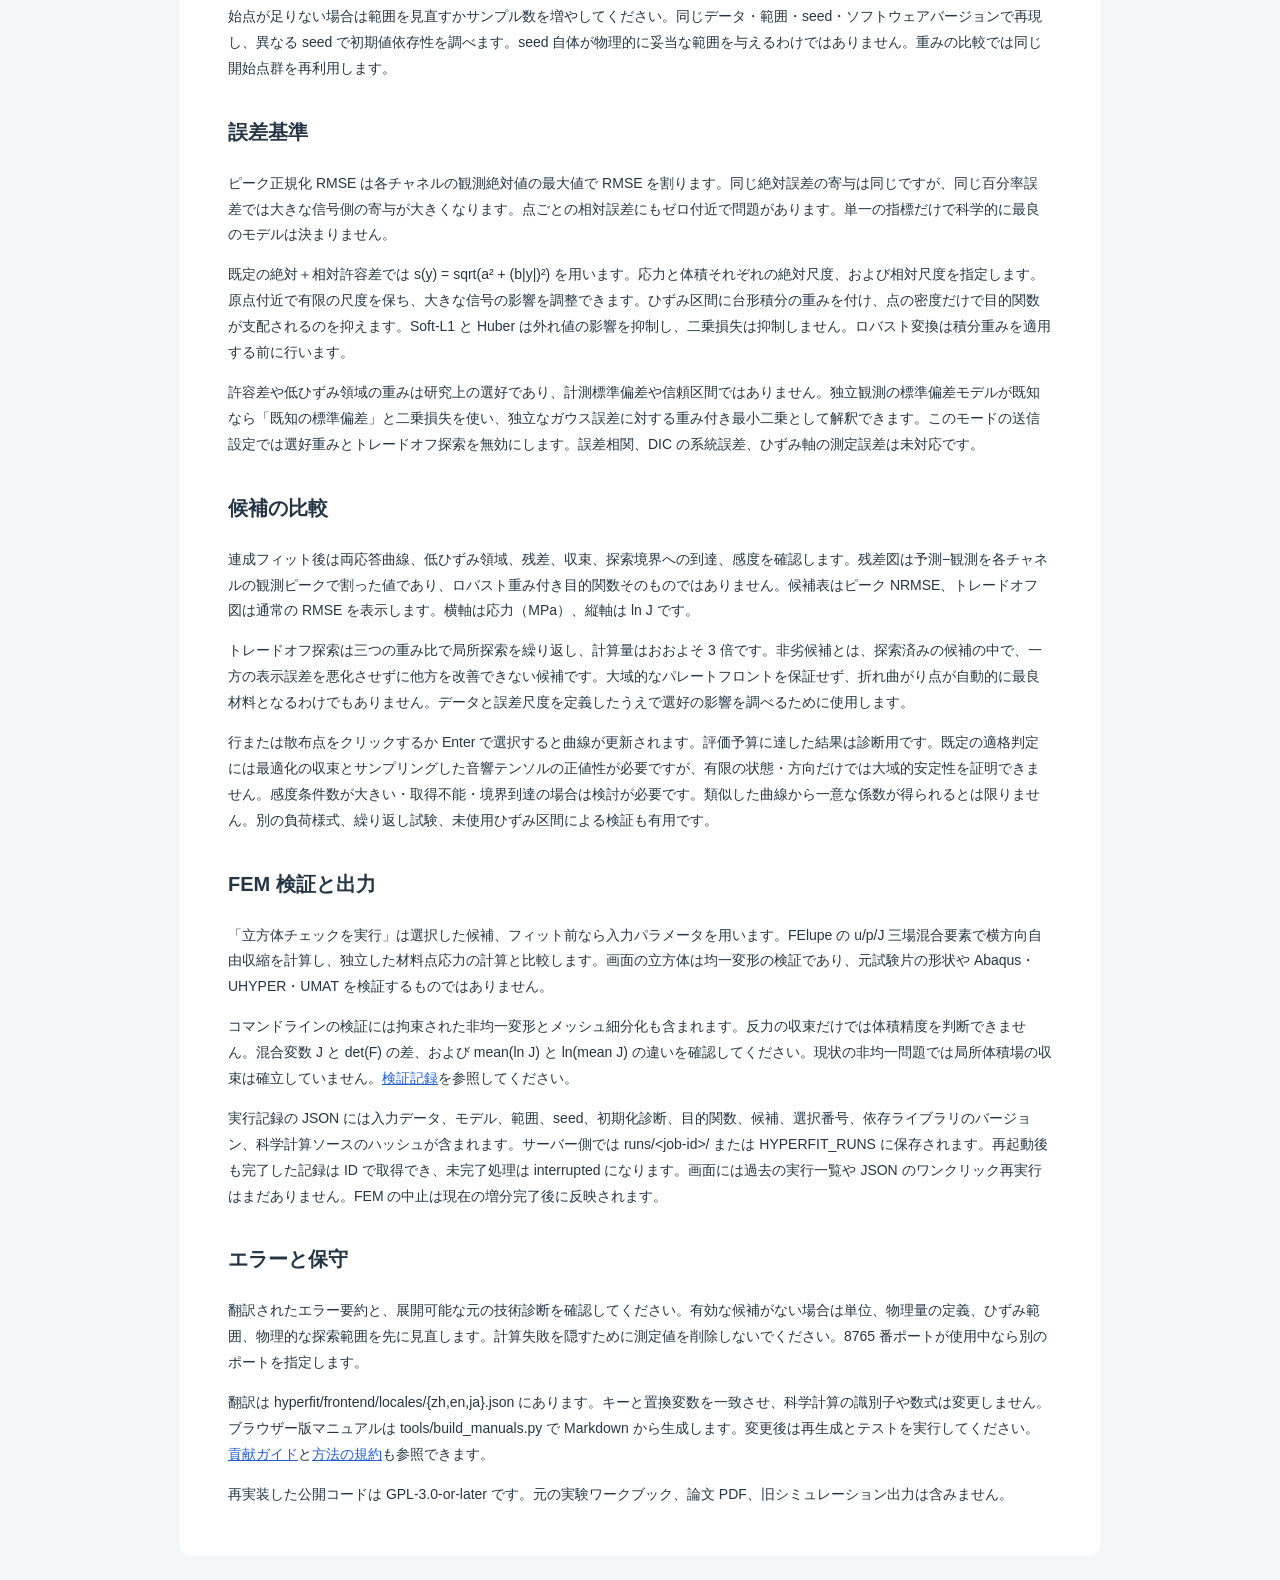
<file: hyperfit/frontend/manual-ja.html>
<!doctype html>
<html lang="ja"><head><meta charset="utf-8">
<meta name="viewport" content="width=device-width,initial-scale=1">
<title>HyperFit 使用マニュアル</title><link rel="stylesheet" href="style.css">
<style>.manual {max-width: 920px; line-height: 1.85; background: white; margin: 24px auto; border-radius: 12px;}
.manual h2 {margin-top: 32px; font-size: 20px;} .manual h1 {line-height: 1.3;}
.manual pre {white-space: pre-wrap; overflow-wrap: anywhere; background: #f2f5f9; padding: 18px;}
.manual a {color: #215ed4;} .manual p,.manual li {overflow-wrap: anywhere;}
</style></head><body><main class="manual"><nav><a href="./?lang=ja">← アプリに戻る</a></nav>
<h1>HyperFit 使用マニュアル</h1>
<p><a href="manual-zh.html">中文</a> · <a href="manual-en.html">English</a> · <a href="manual-ja.html">日本語</a></p>
<h2>起動と言語の選択</h2>
<p><a href="deployment-ja.html">デプロイ手順</a>に従って起動し、http://127.0.0.1:8765 を開きます。ヘッダーで日本語・English・中文を選択できます。選択はブラウザーに保存され、?lang=ja、?lang=en、?lang=zh の指定が優先されます。言語を切り替えてもデータ、設定、seed、実行中の処理、選択した候補は保持されます。ページの再読み込みでは画面の状態が初期化されるため、結果を先にエクスポートしてください。出力 JSON のフィールド名と材料パラメータ名は言語によって変わりません。</p>
<p>合成サンプルには人工的なノイズが含まれます。操作確認用であり、実験的な妥当性の証明ではありません。「使用マニュアル」は選択中の言語で開きます。</p>
<h2>計測データの取り込み</h2>
<p>先頭行に列名を持つ CSV、TSV、XLSX を使用します。旧形式 XLS は事前に変換してください。ワークシート、軸方向ひずみ・応力・体積の列、および各物理量の定義を指定します。対話型フィットでは、同じ計測点に対応する有限値の組が 4～3000 点必要です。軸方向ひずみは厳密な昇順にしてください。単一の負荷分岐を選び、圧縮分岐も利用者が定義を確認して昇順に出力してください。負荷と除荷、重複点、別試験片を混在させないでください。ファイルは 10 MB、ワークシートは 50000 行までです。欠損値の自動削除や自動並べ替えは行いません。</p>
<p>内部では軸方向対数ひずみ ln λ、Cauchy 応力 σ（MPa）、対数体積ひずみ ln J を使用します。J は現在体積／基準体積です。工学ひずみ λ−1 または伸長比 λ、Pa・kPa・MPa、体積 J−1 または J から変換できます。公称応力 P は σ = P λ/J により変換します。ln J と J−1 を混同せず、数値の大きさだけで応力の定義を推測しないでください。均一な主軸方向変形では、ln J は三方向の主対数ひずみの和です。</p>
<p>ローカルサーバーを使う場合、データはその計算機で処理されます。リモートサーバーを使う場合、取り込んだデータと実行記録はサーバーに送信・保存されます。フィット前に元の計測定義を確認してください。</p>
<h2>材料モデルの組み合わせ</h2>
<p>偏差エネルギー項は Neo-Hookean、Mooney–Rivlin、2 次多項式、Yeoh、1～3 項の Ogden から選択します。体積エネルギー項は独立に選択できます。</p>
<ul>
<li>quadratic_J：K0/2 · (J−1)²。</li>
<li>quadratic_logJ：K0/2 · (ln J)²。</li>
<li>exponential_logJ：K0/(2β) · [exp(β(ln J)²)−1]。β=0 では quadratic_logJ に連続的に一致します。</li>
<li>polynomial2_J：(J−1)²/D1 + (J−1)⁴/D2。</li>
</ul>
<p>論文の式から再実装した組み合わせは Mooney–Rivlin と exponential_logJ です。失われた元コードの復元や論文の実験結果の再現ではありません。弾性係数は MPa、D パラメータは MPa の逆数、β と Ogden の α は無次元です。</p>
<p>Ogden は Σᵢ 2μᵢ/αᵢ² (Σₖ λ̄ₖ^αᵢ−3) を使用し、初期せん断弾性率は Σμᵢ です。他のソフトウェアの係数と比較する前に規約を確認してください。既定の正の μ と正負を交互に設定した α 区間は、表現可能なモデルを制限する設定です。各 α 区間はゼロをまたげません。項の順序を入れ替えても同じエネルギーになるため、係数の一意性には注意が必要です。</p>
<p>エネルギーは組み合わせ可能ですが、応力と体積は連成しています。各軸方向伸長に対し横方向応力ゼロの条件を解き、横収縮と J を求めます。非圧縮性を仮定せず、二つの曲線を別々には同定しません。現在のフィットは等方性・均一な単軸変形を前提とします。</p>
<h2>初期値と探索範囲</h2>
<p>「初期値と探索範囲」を開き、材料の大きさに合った範囲を設定します。既定範囲は汎用的なデモ設定であり、安定性を保証しません。多項式の一部係数は負にできますが、初期せん断弾性率と横方向平衡経路は有効である必要があります。</p>
<p>「重み付けと計算予算」で初期化方法を指定します。範囲内自動サンプリングでは seed 付き Latin hypercube 法で既定 48 組を生成し、正の弾性係数は対数座標、その他は線形座標で扱います。各組で連成応答を計算し、有効な組を目的関数とパラメータ間距離に基づいて選びます。手動モードでは入力値を最初の開始点とし、他は近傍で摂動させます。</p>
<p>seed は 0～4294967295 の整数、開始点数は 1～10、各開始点の評価予算は 5～500、初期サンプル数は 10～256 です。有効な開始点が足りない場合は範囲を見直すかサンプル数を増やしてください。同じデータ・範囲・seed・ソフトウェアバージョンで再現し、異なる seed で初期値依存性を調べます。seed 自体が物理的に妥当な範囲を与えるわけではありません。重みの比較では同じ開始点群を再利用します。</p>
<h2>誤差基準</h2>
<p>ピーク正規化 RMSE は各チャネルの観測絶対値の最大値で RMSE を割ります。同じ絶対誤差の寄与は同じですが、同じ百分率誤差では大きな信号側の寄与が大きくなります。点ごとの相対誤差にもゼロ付近で問題があります。単一の指標だけで科学的に最良のモデルは決まりません。</p>
<p>既定の絶対＋相対許容差では s(y) = sqrt(a² + (b|y|)²) を用います。応力と体積それぞれの絶対尺度、および相対尺度を指定します。原点付近で有限の尺度を保ち、大きな信号の影響を調整できます。ひずみ区間に台形積分の重みを付け、点の密度だけで目的関数が支配されるのを抑えます。Soft-L1 と Huber は外れ値の影響を抑制し、二乗損失は抑制しません。ロバスト変換は積分重みを適用する前に行います。</p>
<p>許容差や低ひずみ領域の重みは研究上の選好であり、計測標準偏差や信頼区間ではありません。独立観測の標準偏差モデルが既知なら「既知の標準偏差」と二乗損失を使い、独立なガウス誤差に対する重み付き最小二乗として解釈できます。このモードの送信設定では選好重みとトレードオフ探索を無効にします。誤差相関、DIC の系統誤差、ひずみ軸の測定誤差は未対応です。</p>
<h2>候補の比較</h2>
<p>連成フィット後は両応答曲線、低ひずみ領域、残差、収束、探索境界への到達、感度を確認します。残差図は予測−観測を各チャネルの観測ピークで割った値であり、ロバスト重み付き目的関数そのものではありません。候補表はピーク NRMSE、トレードオフ図は通常の RMSE を表示します。横軸は応力（MPa）、縦軸は ln J です。</p>
<p>トレードオフ探索は三つの重み比で局所探索を繰り返し、計算量はおおよそ 3 倍です。非劣候補とは、探索済みの候補の中で、一方の表示誤差を悪化させずに他方を改善できない候補です。大域的なパレートフロントを保証せず、折れ曲がり点が自動的に最良材料となるわけでもありません。データと誤差尺度を定義したうえで選好の影響を調べるために使用します。</p>
<p>行または散布点をクリックするか Enter で選択すると曲線が更新されます。評価予算に達した結果は診断用です。既定の適格判定には最適化の収束とサンプリングした音響テンソルの正値性が必要ですが、有限の状態・方向だけでは大域的安定性を証明できません。感度条件数が大きい・取得不能・境界到達の場合は検討が必要です。類似した曲線から一意な係数が得られるとは限りません。別の負荷様式、繰り返し試験、未使用ひずみ区間による検証も有用です。</p>
<h2>FEM 検証と出力</h2>
<p>「立方体チェックを実行」は選択した候補、フィット前なら入力パラメータを用います。FElupe の u/p/J 三場混合要素で横方向自由収縮を計算し、独立した材料点応力の計算と比較します。画面の立方体は均一変形の検証であり、元試験片の形状や Abaqus・UHYPER・UMAT を検証するものではありません。</p>
<p>コマンドラインの検証には拘束された非均一変形とメッシュ細分化も含まれます。反力の収束だけでは体積精度を判断できません。混合変数 J と det(F) の差、および mean(ln J) と ln(mean J) の違いを確認してください。現状の非均一問題では局所体積場の収束は確立していません。<a href="https://github.com/ywytrew/hyperfit/blob/main/docs/VALIDATION.md">検証記録</a>を参照してください。</p>
<p>実行記録の JSON には入力データ、モデル、範囲、seed、初期化診断、目的関数、候補、選択番号、依存ライブラリのバージョン、科学計算ソースのハッシュが含まれます。サーバー側では runs/&lt;job-id&gt;/ または HYPERFIT_RUNS に保存されます。再起動後も完了した記録は ID で取得でき、未完了処理は interrupted になります。画面には過去の実行一覧や JSON のワンクリック再実行はまだありません。FEM の中止は現在の増分完了後に反映されます。</p>
<h2>エラーと保守</h2>
<p>翻訳されたエラー要約と、展開可能な元の技術診断を確認してください。有効な候補がない場合は単位、物理量の定義、ひずみ範囲、物理的な探索範囲を先に見直します。計算失敗を隠すために測定値を削除しないでください。8765 番ポートが使用中なら別のポートを指定します。</p>
<p>翻訳は hyperfit/frontend/locales/{zh,en,ja}.json にあります。キーと置換変数を一致させ、科学計算の識別子や数式は変更しません。ブラウザー版マニュアルは tools/build_manuals.py で Markdown から生成します。変更後は再生成とテストを実行してください。<a href="https://github.com/ywytrew/hyperfit/blob/main/docs/CONTRIBUTING.md">貢献ガイド</a>と<a href="https://github.com/ywytrew/hyperfit/blob/main/docs/methods.md">方法の規約</a>も参照できます。</p>
<p>再実装した公開コードは GPL-3.0-or-later です。元の実験ワークブック、論文 PDF、旧シミュレーション出力は含みません。</p>
</main></body></html>
</file>
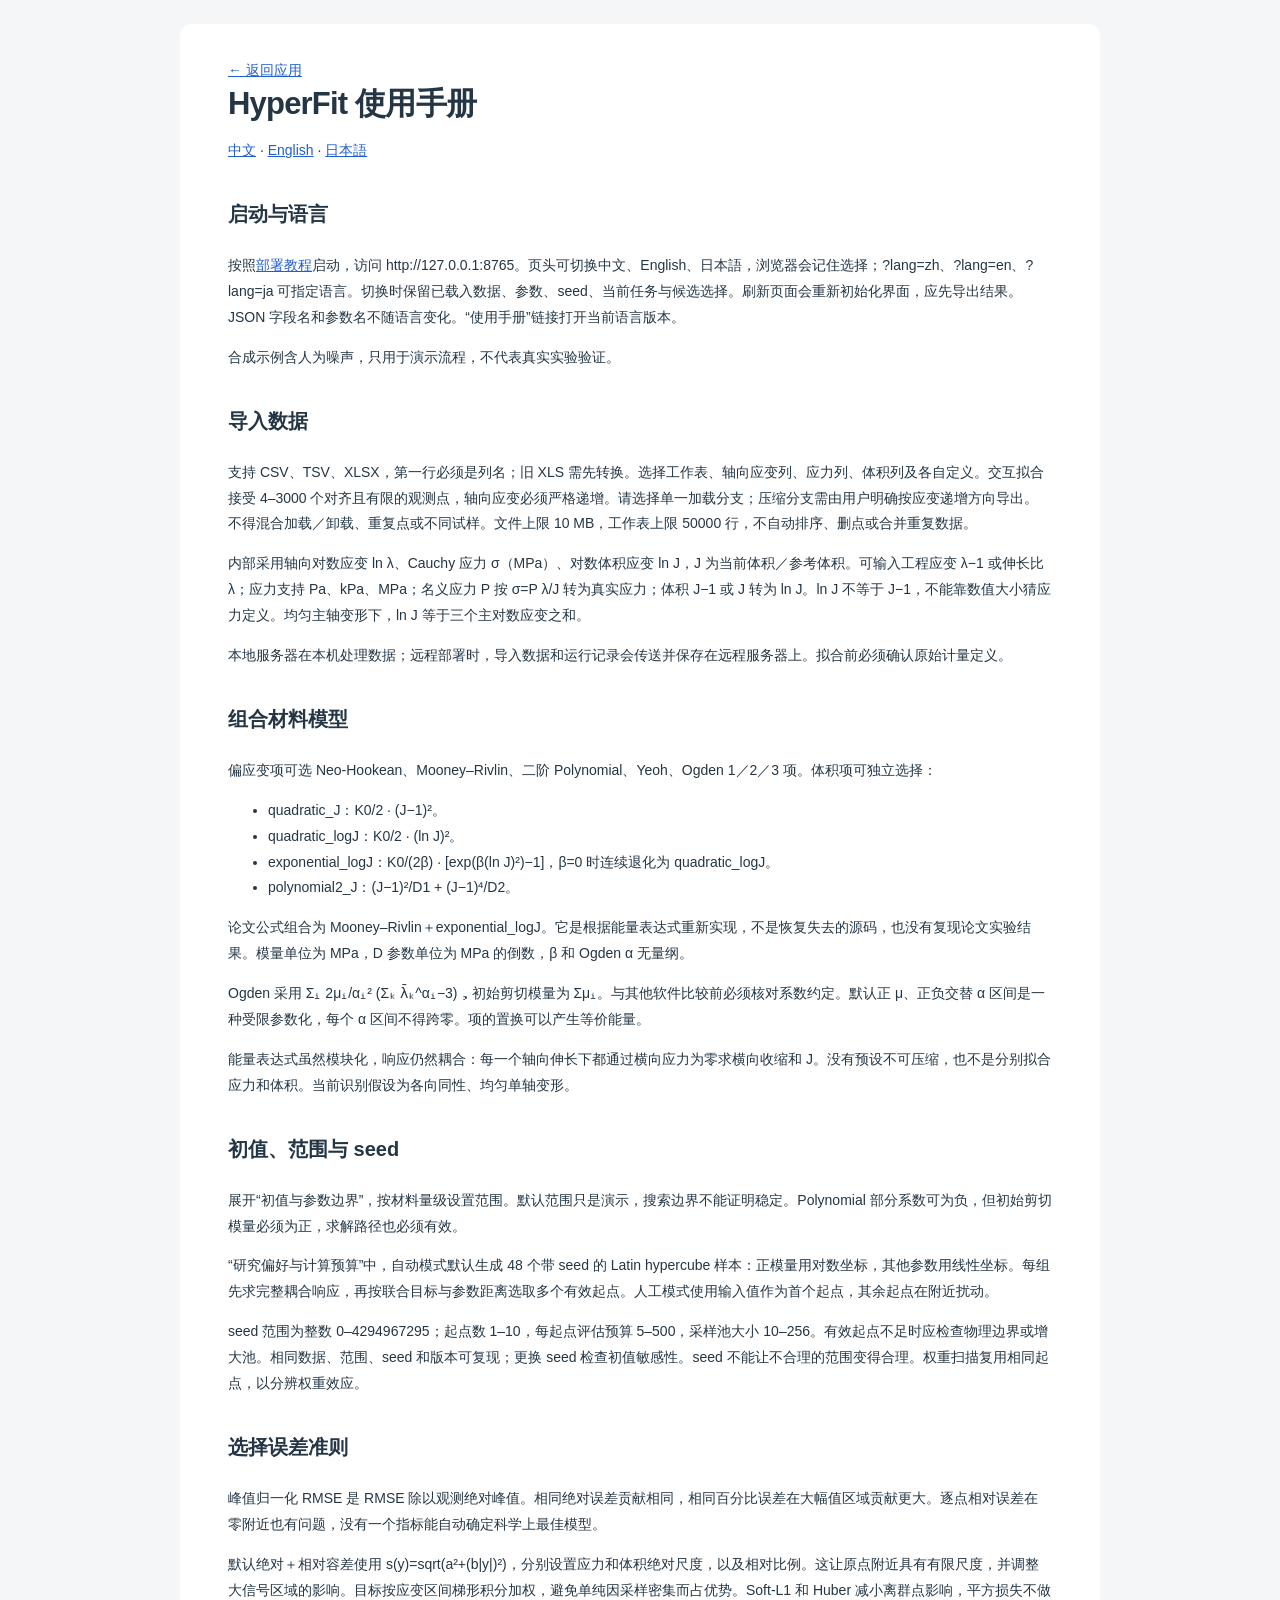
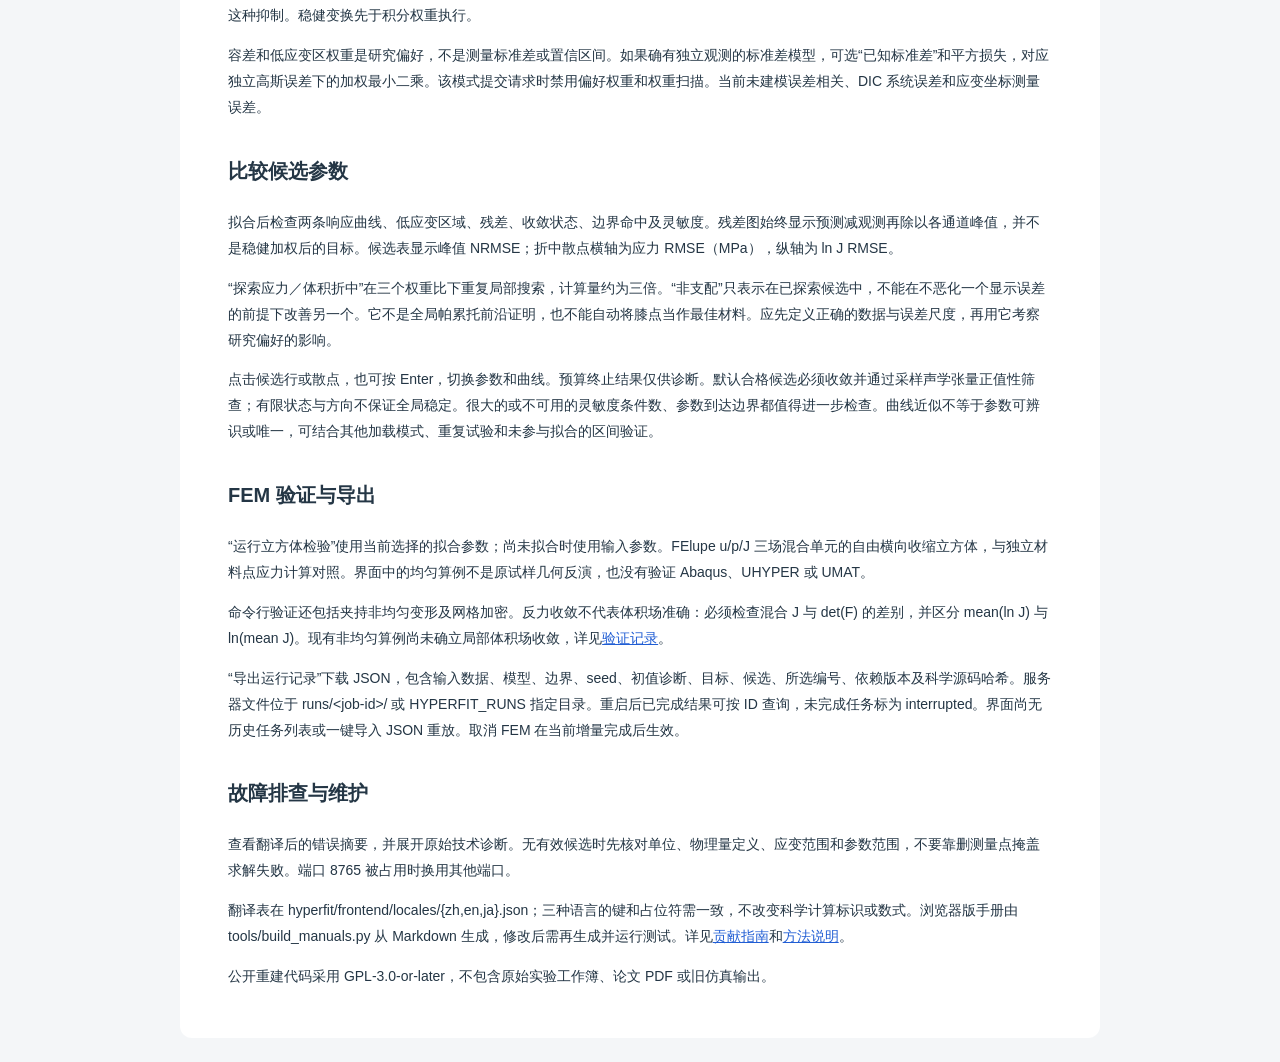
<file: hyperfit/frontend/manual-zh.html>
<!doctype html>
<html lang="zh-CN"><head><meta charset="utf-8">
<meta name="viewport" content="width=device-width,initial-scale=1">
<title>HyperFit 使用手册</title><link rel="stylesheet" href="style.css">
<style>.manual {max-width: 920px; line-height: 1.85; background: white; margin: 24px auto; border-radius: 12px;}
.manual h2 {margin-top: 32px; font-size: 20px;} .manual h1 {line-height: 1.3;}
.manual pre {white-space: pre-wrap; overflow-wrap: anywhere; background: #f2f5f9; padding: 18px;}
.manual a {color: #215ed4;} .manual p,.manual li {overflow-wrap: anywhere;}
</style></head><body><main class="manual"><nav><a href="./?lang=zh">← 返回应用</a></nav>
<h1>HyperFit 使用手册</h1>
<p><a href="manual-zh.html">中文</a> · <a href="manual-en.html">English</a> · <a href="manual-ja.html">日本語</a></p>
<h2>启动与语言</h2>
<p>按照<a href="deployment-zh.html">部署教程</a>启动，访问 http://127.0.0.1:8765。页头可切换中文、English、日本語，浏览器会记住选择；?lang=zh、?lang=en、?lang=ja 可指定语言。切换时保留已载入数据、参数、seed、当前任务与候选选择。刷新页面会重新初始化界面，应先导出结果。JSON 字段名和参数名不随语言变化。“使用手册”链接打开当前语言版本。</p>
<p>合成示例含人为噪声，只用于演示流程，不代表真实实验验证。</p>
<h2>导入数据</h2>
<p>支持 CSV、TSV、XLSX，第一行必须是列名；旧 XLS 需先转换。选择工作表、轴向应变列、应力列、体积列及各自定义。交互拟合接受 4–3000 个对齐且有限的观测点，轴向应变必须严格递增。请选择单一加载分支；压缩分支需由用户明确按应变递增方向导出。不得混合加载／卸载、重复点或不同试样。文件上限 10 MB，工作表上限 50000 行，不自动排序、删点或合并重复数据。</p>
<p>内部采用轴向对数应变 ln λ、Cauchy 应力 σ（MPa）、对数体积应变 ln J，J 为当前体积／参考体积。可输入工程应变 λ−1 或伸长比 λ；应力支持 Pa、kPa、MPa；名义应力 P 按 σ=P λ/J 转为真实应力；体积 J−1 或 J 转为 ln J。ln J 不等于 J−1，不能靠数值大小猜应力定义。均匀主轴变形下，ln J 等于三个主对数应变之和。</p>
<p>本地服务器在本机处理数据；远程部署时，导入数据和运行记录会传送并保存在远程服务器上。拟合前必须确认原始计量定义。</p>
<h2>组合材料模型</h2>
<p>偏应变项可选 Neo-Hookean、Mooney–Rivlin、二阶 Polynomial、Yeoh、Ogden 1／2／3 项。体积项可独立选择：</p>
<ul>
<li>quadratic_J：K0/2 · (J−1)²。</li>
<li>quadratic_logJ：K0/2 · (ln J)²。</li>
<li>exponential_logJ：K0/(2β) · [exp(β(ln J)²)−1]，β=0 时连续退化为 quadratic_logJ。</li>
<li>polynomial2_J：(J−1)²/D1 + (J−1)⁴/D2。</li>
</ul>
<p>论文公式组合为 Mooney–Rivlin＋exponential_logJ。它是根据能量表达式重新实现，不是恢复失去的源码，也没有复现论文实验结果。模量单位为 MPa，D 参数单位为 MPa 的倒数，β 和 Ogden α 无量纲。</p>
<p>Ogden 采用 Σᵢ 2μᵢ/αᵢ² (Σₖ λ̄ₖ^αᵢ−3)，初始剪切模量为 Σμᵢ。与其他软件比较前必须核对系数约定。默认正 μ、正负交替 α 区间是一种受限参数化，每个 α 区间不得跨零。项的置换可以产生等价能量。</p>
<p>能量表达式虽然模块化，响应仍然耦合：每一个轴向伸长下都通过横向应力为零求横向收缩和 J。没有预设不可压缩，也不是分别拟合应力和体积。当前识别假设为各向同性、均匀单轴变形。</p>
<h2>初值、范围与 seed</h2>
<p>展开“初值与参数边界”，按材料量级设置范围。默认范围只是演示，搜索边界不能证明稳定。Polynomial 部分系数可为负，但初始剪切模量必须为正，求解路径也必须有效。</p>
<p>“研究偏好与计算预算”中，自动模式默认生成 48 个带 seed 的 Latin hypercube 样本：正模量用对数坐标，其他参数用线性坐标。每组先求完整耦合响应，再按联合目标与参数距离选取多个有效起点。人工模式使用输入值作为首个起点，其余起点在附近扰动。</p>
<p>seed 范围为整数 0–4294967295；起点数 1–10，每起点评估预算 5–500，采样池大小 10–256。有效起点不足时应检查物理边界或增大池。相同数据、范围、seed 和版本可复现；更换 seed 检查初值敏感性。seed 不能让不合理的范围变得合理。权重扫描复用相同起点，以分辨权重效应。</p>
<h2>选择误差准则</h2>
<p>峰值归一化 RMSE 是 RMSE 除以观测绝对峰值。相同绝对误差贡献相同，相同百分比误差在大幅值区域贡献更大。逐点相对误差在零附近也有问题，没有一个指标能自动确定科学上最佳模型。</p>
<p>默认绝对＋相对容差使用 s(y)=sqrt(a²+(b|y|)²)，分别设置应力和体积绝对尺度，以及相对比例。这让原点附近具有有限尺度，并调整大信号区域的影响。目标按应变区间梯形积分加权，避免单纯因采样密集而占优势。Soft-L1 和 Huber 减小离群点影响，平方损失不做这种抑制。稳健变换先于积分权重执行。</p>
<p>容差和低应变区权重是研究偏好，不是测量标准差或置信区间。如果确有独立观测的标准差模型，可选“已知标准差”和平方损失，对应独立高斯误差下的加权最小二乘。该模式提交请求时禁用偏好权重和权重扫描。当前未建模误差相关、DIC 系统误差和应变坐标测量误差。</p>
<h2>比较候选参数</h2>
<p>拟合后检查两条响应曲线、低应变区域、残差、收敛状态、边界命中及灵敏度。残差图始终显示预测减观测再除以各通道峰值，并不是稳健加权后的目标。候选表显示峰值 NRMSE；折中散点横轴为应力 RMSE（MPa），纵轴为 ln J RMSE。</p>
<p>“探索应力／体积折中”在三个权重比下重复局部搜索，计算量约为三倍。“非支配”只表示在已探索候选中，不能在不恶化一个显示误差的前提下改善另一个。它不是全局帕累托前沿证明，也不能自动将膝点当作最佳材料。应先定义正确的数据与误差尺度，再用它考察研究偏好的影响。</p>
<p>点击候选行或散点，也可按 Enter，切换参数和曲线。预算终止结果仅供诊断。默认合格候选必须收敛并通过采样声学张量正值性筛查；有限状态与方向不保证全局稳定。很大的或不可用的灵敏度条件数、参数到达边界都值得进一步检查。曲线近似不等于参数可辨识或唯一，可结合其他加载模式、重复试验和未参与拟合的区间验证。</p>
<h2>FEM 验证与导出</h2>
<p>“运行立方体检验”使用当前选择的拟合参数；尚未拟合时使用输入参数。FElupe u/p/J 三场混合单元的自由横向收缩立方体，与独立材料点应力计算对照。界面中的均匀算例不是原试样几何反演，也没有验证 Abaqus、UHYPER 或 UMAT。</p>
<p>命令行验证还包括夹持非均匀变形及网格加密。反力收敛不代表体积场准确：必须检查混合 J 与 det(F) 的差别，并区分 mean(ln J) 与 ln(mean J)。现有非均匀算例尚未确立局部体积场收敛，详见<a href="https://github.com/ywytrew/hyperfit/blob/main/docs/VALIDATION.md">验证记录</a>。</p>
<p>“导出运行记录”下载 JSON，包含输入数据、模型、边界、seed、初值诊断、目标、候选、所选编号、依赖版本及科学源码哈希。服务器文件位于 runs/&lt;job-id&gt;/ 或 HYPERFIT_RUNS 指定目录。重启后已完成结果可按 ID 查询，未完成任务标为 interrupted。界面尚无历史任务列表或一键导入 JSON 重放。取消 FEM 在当前增量完成后生效。</p>
<h2>故障排查与维护</h2>
<p>查看翻译后的错误摘要，并展开原始技术诊断。无有效候选时先核对单位、物理量定义、应变范围和参数范围，不要靠删测量点掩盖求解失败。端口 8765 被占用时换用其他端口。</p>
<p>翻译表在 hyperfit/frontend/locales/{zh,en,ja}.json；三种语言的键和占位符需一致，不改变科学计算标识或数式。浏览器版手册由 tools/build_manuals.py 从 Markdown 生成，修改后需再生成并运行测试。详见<a href="https://github.com/ywytrew/hyperfit/blob/main/docs/CONTRIBUTING.md">贡献指南</a>和<a href="https://github.com/ywytrew/hyperfit/blob/main/docs/methods.md">方法说明</a>。</p>
<p>公开重建代码采用 GPL-3.0-or-later，不包含原始实验工作簿、论文 PDF 或旧仿真输出。</p>
</main></body></html>
</file>
<file: hyperfit/frontend/style.css>
:root {
  font-family: Inter, "Segoe UI", "Microsoft YaHei", sans-serif;
  color: #243645;
  background: #f4f6f8;
  font-size: 14px;
  --blue: #215ed4;
  --muted: #657887;
  --border: #e2e8ee;
}
* {
  box-sizing: border-box;
}
body {
  margin: 0;
}
header {
  height: 76px;
  padding: 0 5%;
  display: flex;
  align-items: center;
  gap: 20px;
  background: white;
  border-bottom: 1px solid var(--border);
}
.brand {
  text-decoration: none;
  color: #1c354a;
  font-size: 25px;
  display: flex;
  align-items: center;
  gap: 5px;
}
.brand span {
  color: var(--blue);
}
.brand b {
  margin-left: 10px;
  font-size: 20px;
}
.grow {
  flex: 1;
}
.badge {
  font-size: 11px;
  background: #eef3fb;
  border-radius: 20px;
  padding: 6px 10px;
  color: #496994;
}
main {
  max-width: 1420px;
  margin: auto;
  padding: 34px 48px;
}
.intro {
  display: flex;
  justify-content: space-between;
  align-items: center;
  margin-bottom: 30px;
}
.eyebrow {
  font-size: 10px;
  letter-spacing: 1.6px;
  color: #718596;
  margin: 0 0 8px;
  font-weight: 700;
}
h1 {
  font-size: 31px;
  letter-spacing: -0.8px;
  margin: 0 0 12px;
  font-weight: 650;
}
.intro p:not(.eyebrow) {
  color: var(--muted);
  margin: 0;
  font-size: 14px;
}
.intro-note {
  text-align: right;
  font-size: 12px;
  color: var(--muted);
  line-height: 2;
}
.layout {
  display: grid;
  grid-template-columns: 338px minmax(0, 1fr);
  gap: 24px;
  align-items: start;
}
.layout > aside,
.layout > article {
  min-width: 0;
}
section {
  background: white;
  border: 1px solid var(--border);
  border-radius: 12px;
  padding: 22px;
  margin-bottom: 18px;
}
h2 {
  font-size: 16px;
  font-weight: 650;
  margin: 0 0 20px;
}
h2 span {
  font-weight: 500;
  color: #869db6;
  margin-right: 10px;
  font-size: 12px;
}
label {
  display: block;
  color: #506372;
  font-size: 12px;
  margin: 12px 0;
}
input,
select {
  display: block;
  width: 100%;
  border: 1px solid #cfdae3;
  border-radius: 6px;
  padding: 9px 10px;
  margin-top: 6px;
  background: #fff;
  color: #263d4f;
  font: inherit;
  min-width: 0;
}
input:focus,
select:focus,
button:focus-visible {
  outline: 2px solid #89b1ff;
  outline-offset: 2px;
}
.pair {
  display: grid;
  grid-template-columns: 1fr 1fr;
  gap: 12px;
}
.hint {
  font-size: 11px;
  line-height: 1.8;
  color: var(--muted);
  margin: 12px 0 0;
}
.dataset {
  background: #f3f7fc;
  border-radius: 6px;
  padding: 14px;
  font-size: 12px;
  line-height: 1.8;
  overflow-wrap: anywhere;
}
.file-button {
  cursor: pointer;
  text-align: center;
  border: 1px dashed #b7c8dc;
  border-radius: 6px;
  padding: 10px;
  color: var(--blue);
}
.file-button input {
  display: none;
}
.formula {
  font-family: Georgia, serif;
  font-size: 14px;
  line-height: 1.7;
  background: #f6f8fb;
  border-left: 3px solid #a2bce9;
  padding: 10px 12px;
  margin: 16px 0;
  overflow-wrap: anywhere;
}
.param-head,
.param-row {
  display: grid;
  grid-template-columns: 50px repeat(3, minmax(0, 1fr));
  gap: 5px;
  align-items: center;
  font-size: 10px;
  margin: 8px 0;
}
.param-row input {
  padding: 5px 3px;
  font-size: 11px;
  margin: 0;
}
.param-row label {
  margin: 0;
}
.param-head {
  color: #7b8c9c;
}
.check {
  display: flex;
  align-items: center;
  gap: 8px;
  line-height: 1.6;
}
.check input {
  width: auto;
  margin: 0;
  accent-color: var(--blue);
}
details {
  border-top: 1px solid var(--border);
  padding-top: 14px;
  margin-top: 16px;
}
summary {
  cursor: pointer;
  color: #577393;
  font-size: 12px;
}
button {
  cursor: pointer;
  border: 0;
  border-radius: 7px;
  font: inherit;
  font-size: 12px;
  padding: 11px 15px;
  transition: background 0.15s;
}
button:disabled {
  cursor: default;
  opacity: 0.45;
}
.primary {
  background: var(--blue);
  color: #fff;
  width: 100%;
  text-align: left;
  margin-top: 18px;
  font-weight: 600;
}
.primary span {
  float: right;
}
.primary:hover {
  background: #154ab3;
}
.secondary {
  color: var(--blue);
  background: #edf3ff;
  white-space: nowrap;
}
.quiet {
  color: #526e89;
  background: transparent;
}
.quiet:hover {
  background: #f0f4f9;
}
.progress {
  font-size: 11px;
  color: #60748b;
  line-height: 1.6;
  margin-bottom: 0;
}
.section-top {
  display: flex;
  justify-content: space-between;
  align-items: center;
  gap: 12px;
}
.section-top h2 {
  margin: 0;
}
.section-top label {
  margin: 0;
}
.small {
  font-size: 11px;
  color: #81909c;
}
.legend {
  display: flex;
  align-items: center;
  gap: 7px;
  font-size: 11px;
  color: var(--muted);
  justify-content: flex-end;
  margin: 12px 0 0;
}
.dot {
  width: 7px;
  height: 7px;
  border-radius: 50%;
  display: inline-block;
  margin-left: 14px;
}
.exp {
  background: #a2adba;
}
.pred {
  background: var(--blue);
}
.chart {
  width: 100%;
  height: 242px;
}
.chart svg {
  width: 100%;
  height: 100%;
  overflow: visible;
}
.chart text {
  font-family: inherit;
  fill: #728491;
  font-size: 10px;
}
.chart .title {
  fill: #344e65;
  font-size: 12px;
  font-weight: 600;
}
.compact {
  height: 185px;
}
.empty {
  color: #8998a5;
  text-align: center;
  font-size: 12px;
  padding: 36px 0;
  line-height: 1.9;
}
.table-wrap {
  overflow: auto;
}
table {
  width: 100%;
  border-collapse: collapse;
  margin-top: 20px;
  font-size: 11px;
  white-space: nowrap;
}
th {
  font-weight: 500;
  color: #6c7e8c;
  text-align: right;
  border-bottom: 1px solid var(--border);
  padding: 10px 6px;
}
td {
  text-align: right;
  padding: 12px 6px;
  border-bottom: 1px solid #eef1f5;
}
td:first-child,
th:first-child {
  text-align: left;
}
tbody tr {
  cursor: pointer;
}
tbody tr:hover {
  background: #f6f9fe;
}
tbody tr.selected {
  background: #edf4ff;
  color: #2254a3;
}
pre {
  background: #f6f8fb;
  padding: 15px;
  border-radius: 6px;
  font-size: 11px;
  white-space: pre-wrap;
  word-break: break-word;
  line-height: 1.8;
}
.verification {
  display: flex;
  flex-wrap: wrap;
  align-items: center;
  gap: 16px;
}
.verification > div {
  flex: 1;
  min-width: 250px;
}
.verification h2 {
  margin: 0;
}
.verification > p {
  width: 100%;
}
footer {
  text-align: center;
  font-size: 11px;
  color: #8d9aa7;
  padding: 18px;
}
dialog {
  border: 1px solid var(--border);
  border-radius: 14px;
  max-width: 580px;
  width: 95%;
  padding: 26px;
  box-shadow: 0 20px 100px #12283c30;
}
dialog::backdrop {
  background: #12283c60;
}
.actions {
  display: flex;
  justify-content: flex-end;
  align-items: center;
  gap: 15px;
}
.actions .primary {
  width: auto;
  margin: 0;
}
.error {
  color: #b22b3b;
  font-size: 12px;
}
button[hidden],
[hidden] {
  display: none !important;
}
@media (max-width: 1000px) {
  main {
    padding: 25px 20px;
  }
  .layout {
    grid-template-columns: 290px minmax(0, 1fr);
  }
  section {
    padding: 17px;
  }
  .intro-note {
    display: none;
  }
  header {
    padding: 0 20px;
    gap: 10px;
  }
  .badge {
    display: none;
  }
}
@media (max-width: 740px) {
  .layout {
    grid-template-columns: minmax(0, 1fr);
  }
  .intro h1 {
    font-size: 26px;
  }
  header .quiet {
    font-size: 10px;
    padding: 8px;
  }
  .brand b {
    font-size: 16px;
  }
  main {
    padding: 24px 12px;
  }
  aside {
    display: grid;
    grid-template-columns: minmax(0, 1fr);
  }
  .section-top {
    flex-wrap: wrap;
  }
  section {
    margin-bottom: 12px;
  }
  .chart {
    height: 235px;
  }
}
header {
  min-height: 72px;
  height: auto;
  flex-wrap: wrap;
  padding-top: 12px;
  padding-bottom: 12px;
}
header .language {
  display: flex;
  flex-direction: row;
  gap: 8px;
  align-items: center;
  margin: 0;
  font-size: 12px;
}
header .language select {
  width: auto;
  margin: 0;
  padding: 7px;
}
.manual-link {
  font-size: 12px;
  color: #215ed4;
  white-space: nowrap;
}
.error-details pre {
  white-space: pre-wrap;
  overflow-wrap: anywhere;
  font-size: 11px;
}
.param-row {
  min-width: 0;
}
section h2 > span[data-i18n] {
  color: inherit;
  font-size: inherit;
  margin: 0;
}
@media (max-width: 740px) {
  header .grow {
    display: none;
  }
  header {
    justify-content: space-between;
  }
  .language > span {
    display: none;
  }
}
</file>
